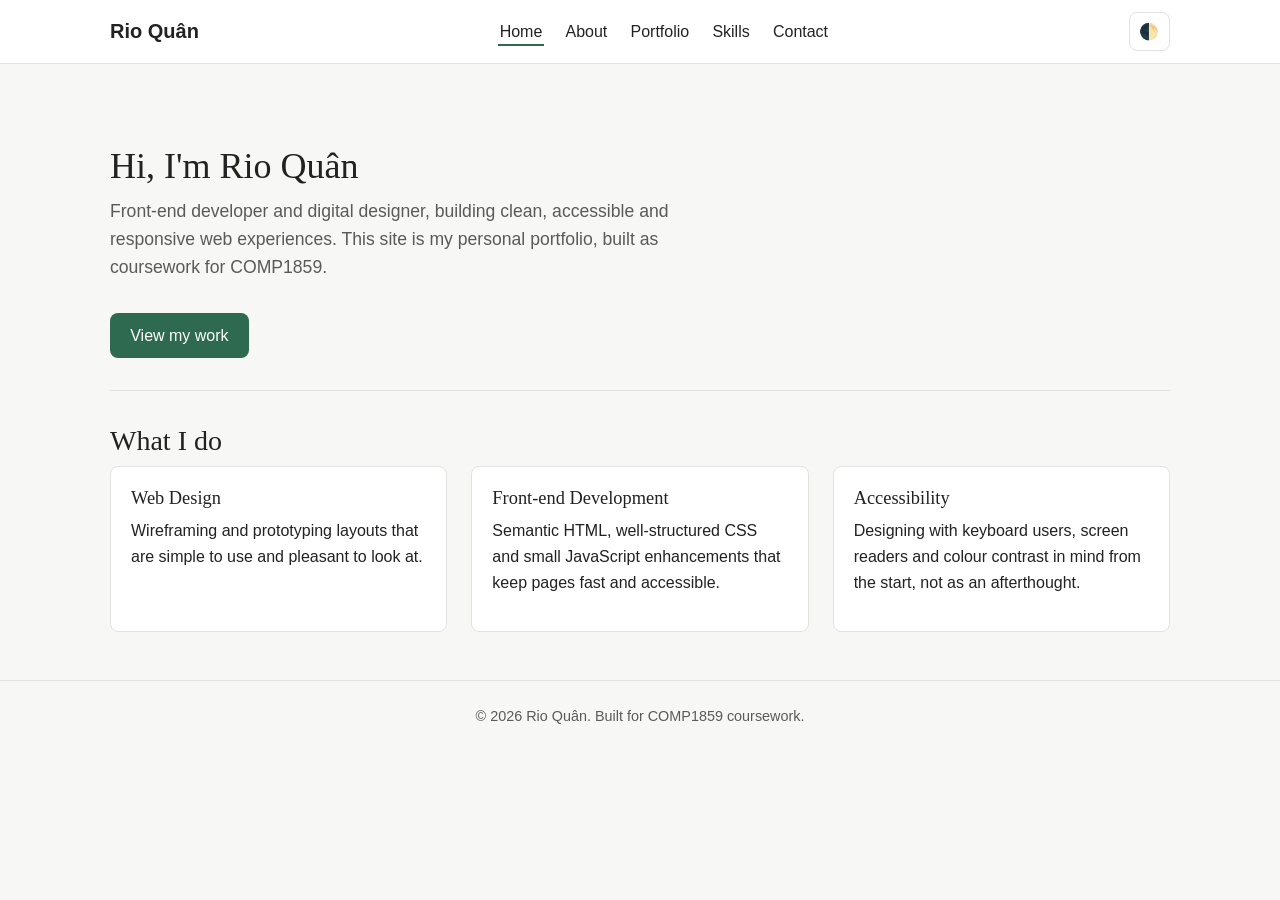
<file: index.html>
<!DOCTYPE html>
<html lang="en">
<head>
  <meta charset="UTF-8">
  <meta name="viewport" content="width=device-width, initial-scale=1.0">
  <title>Rio Quân Portfolio | Home</title>
  <meta name="description" content="Portfolio website of Rio Quân, front-end developer and designer.">
  <!-- Shared external stylesheet used by every page -->
  <!-- Bootstrap CSS (CDN) loaded first so our own style.css can override it -->
  <link rel="stylesheet" href="https://cdn.jsdelivr.net/npm/bootstrap@5.3.3/dist/css/bootstrap.min.css" integrity="sha384-QWTKZyjpPEjISv5WaRU9OFeRpok6YctnYmDr5pNlyT2bRjXh0JMhjY6hW+ALEwIH" crossorigin="anonymous">
  <link rel="stylesheet" href="css/style.css">
</head>
<body>

  <!-- Skip link lets keyboard/screen-reader users jump past the nav -->
  <a class="skip-link" href="#main-content">Skip to main content</a>

  <header class="site-header">
    <div class="nav-wrap">
      <a class="brand" href="index.html">Rio Quân</a>

      <!-- Hamburger button, only visible on small screens (CSS media query) -->
      <button class="nav-toggle" aria-expanded="false" aria-controls="primaryNav">
        ☰ Menu
      </button>

      <nav class="main-nav" id="primaryNav" aria-label="Primary">
        <ul>
          <li><a href="index.html" aria-current="page">Home</a></li>
          <li><a href="about.html">About</a></li>
          <li><a href="portfolio.html">Portfolio</a></li>
          <li><a href="skills.html">Skills</a></li>
          <li><a href="contact.html">Contact</a></li>
        </ul>
      </nav>

      <button class="theme-toggle" aria-label="Toggle dark mode">🌓</button>
    </div>
  </header>

  <main id="main-content">

    <section class="hero">
      <h1>Hi, I'm Rio Quân</h1>
      <p class="lead">
        Front-end developer and digital designer, building clean, accessible
        and responsive web experiences. This site is my personal portfolio,
        built as coursework for COMP1859.
      </p>
      <a class="btn" href="portfolio.html">View my work</a>
    </section>

    <section aria-labelledby="highlights-heading">
      <h2 id="highlights-heading">What I do</h2>
      <div class="grid-3">
        <article class="card">
          <h3>Web Design</h3>
          <p>Wireframing and prototyping layouts that are simple to use and
             pleasant to look at.</p>
        </article>
        <article class="card">
          <h3>Front-end Development</h3>
          <p>Semantic HTML, well-structured CSS and small JavaScript
             enhancements that keep pages fast and accessible.</p>
        </article>
        <article class="card">
          <h3>Accessibility</h3>
          <p>Designing with keyboard users, screen readers and colour
             contrast in mind from the start, not as an afterthought.</p>
        </article>
      </div>
    </section>

  </main>

  <footer class="site-footer">
    <p>&copy; <span id="year"></span> Rio Quân. Built for COMP1859 coursework.</p>
  </footer>

  <button id="backToTop" aria-label="Back to top">↑</button>

  <!-- defer = script runs after HTML is parsed, so it can safely query the DOM -->
  <script src="js/script.js" defer></script>
</body>
</html>
</file>
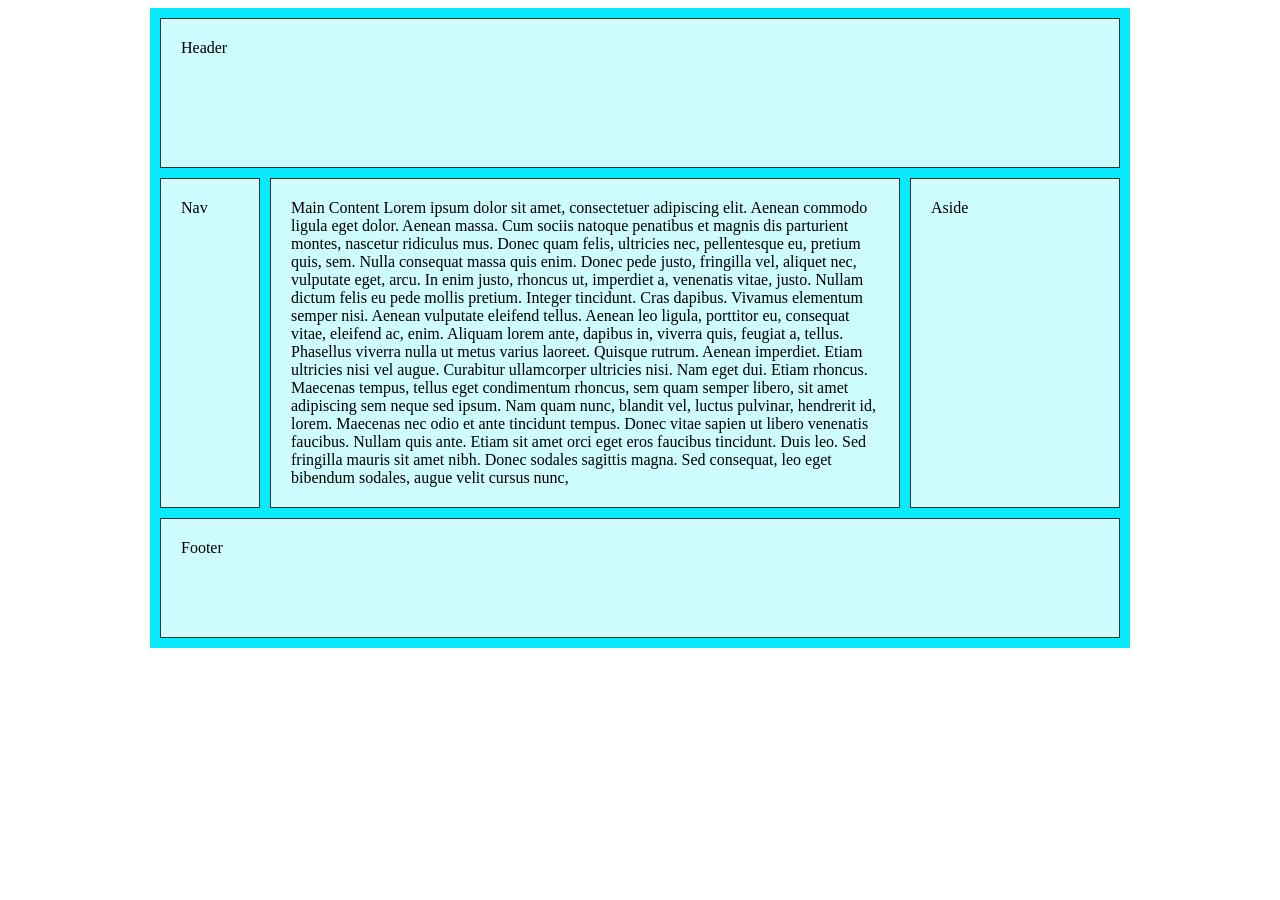
<file: weekly-exercises/week4/index.html>
<!DOCTYPE html>
<html lang="en">
<head>
	<meta charset="UTF-8">
	<title>Document</title>
	<link rel="stylesheet" type="text/css" href="grid.css">
</head>
<body>
	<div class="content">
	    <div class="grid-container">
  <div class="grid-item1">Header</div>
  <div class="grid-item2">Nav</div>
  <div class="grid-item3">Main Content Lorem ipsum dolor sit amet, consectetuer adipiscing elit. Aenean commodo ligula eget dolor. Aenean massa. Cum sociis natoque penatibus et magnis dis parturient montes, nascetur ridiculus mus. Donec quam felis, ultricies nec, pellentesque eu, pretium quis, sem. Nulla consequat massa quis enim. Donec pede justo, fringilla vel, aliquet nec, vulputate eget, arcu. In enim justo, rhoncus ut, imperdiet a, venenatis vitae, justo. Nullam dictum felis eu pede mollis pretium. Integer tincidunt. Cras dapibus. Vivamus elementum semper nisi. Aenean vulputate eleifend tellus. Aenean leo ligula, porttitor eu, consequat vitae, eleifend ac, enim. Aliquam lorem ante, dapibus in, viverra quis, feugiat a, tellus. Phasellus viverra nulla ut metus varius laoreet. Quisque rutrum. Aenean imperdiet. Etiam ultricies nisi vel augue. Curabitur ullamcorper ultricies nisi. Nam eget dui. Etiam rhoncus. Maecenas tempus, tellus eget condimentum rhoncus, sem quam semper libero, sit amet adipiscing sem neque sed ipsum. Nam quam nunc, blandit vel, luctus pulvinar, hendrerit id, lorem. Maecenas nec odio et ante tincidunt tempus. Donec vitae sapien ut libero venenatis faucibus. Nullam quis ante. Etiam sit amet orci eget eros faucibus tincidunt. Duis leo. Sed fringilla mauris sit amet nibh. Donec sodales sagittis magna. Sed consequat, leo eget bibendum sodales, augue velit cursus nunc,
</div>
  <div class="grid-item4">Aside</div>
  <div class="grid-item5">Footer</div>
</div>  
</div>
</body>
</html>
</file>
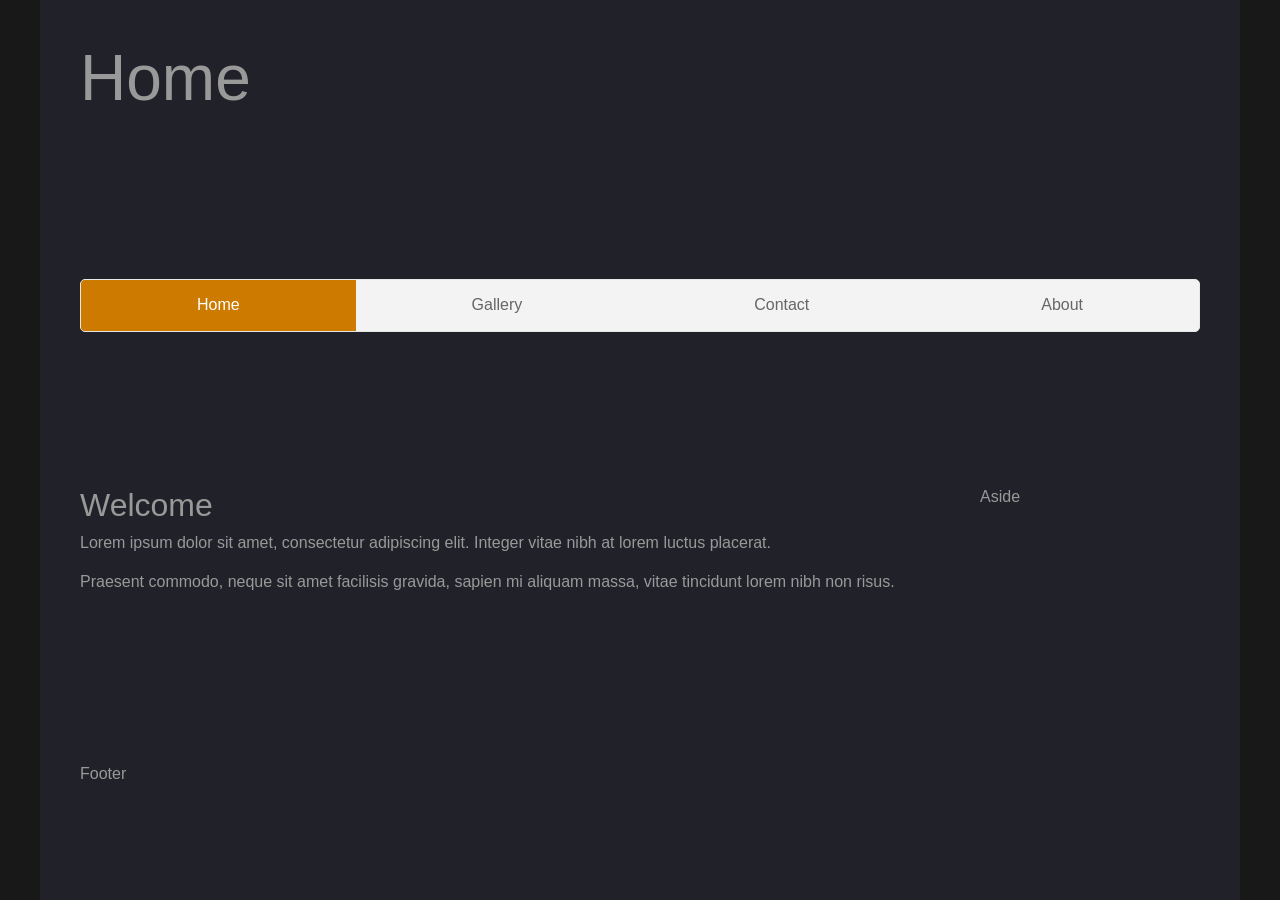
<file: weekly-exercises/week5/index.html>
<!DOCTYPE html>
<html lang="en">
<head>
  <meta charset="UTF-8">
  <meta name="viewport" content="width=device-width, initial-scale=1.0">
  <title>Home</title>
  <link href="https://cdn.jsdelivr.net/npm/bootstrap@5.3.8/dist/css/bootstrap.min.css" rel="stylesheet" integrity="sha384-sRIl4kxILFvY47J16cr9ZwB07vP4J8+LH7qKQnuqkuIAvNWLzeN8tE5YBujZqJLB" crossorigin="anonymous">
  <link rel="stylesheet" type="text/css" href="grid.css">
  <script src="https://cdn.jsdelivr.net/npm/bootstrap@5.3.8/dist/js/bootstrap.bundle.min.js" integrity="sha384-FKyoEForCGlyvwx9Hj09JcYn3nv7wiPVlz7YYwJrWVcXK/BmnVDxM+D2scQbITxI" crossorigin="anonymous"></script>
</head>
<body>
  <div class="content">
    <div class="grid-container">
      <div class="grid-item1"><h1>Home</h1></div>

      <div class="grid-item2">
        <ul>
          <li><a class="active" href="index.html">Home</a></li>
          <li><a href="gallery.html">Gallery</a></li>
          <li><a href="contact.html">Contact</a></li>
          <li><a href="about.html">About</a></li>
        </ul>
      </div>

      <div class="grid-item3">
        <h2>Welcome</h2>
        <p>Lorem ipsum dolor sit amet, consectetur adipiscing elit. Integer vitae nibh at lorem luctus placerat.</p>
        <p>Praesent commodo, neque sit amet facilisis gravida, sapien mi aliquam massa, vitae tincidunt lorem nibh non risus.</p>
      </div>

      <div class="grid-item4">Aside</div>
      <div class="grid-item5">Footer</div>
    </div>
  </div>
</body>
</html>
</file>
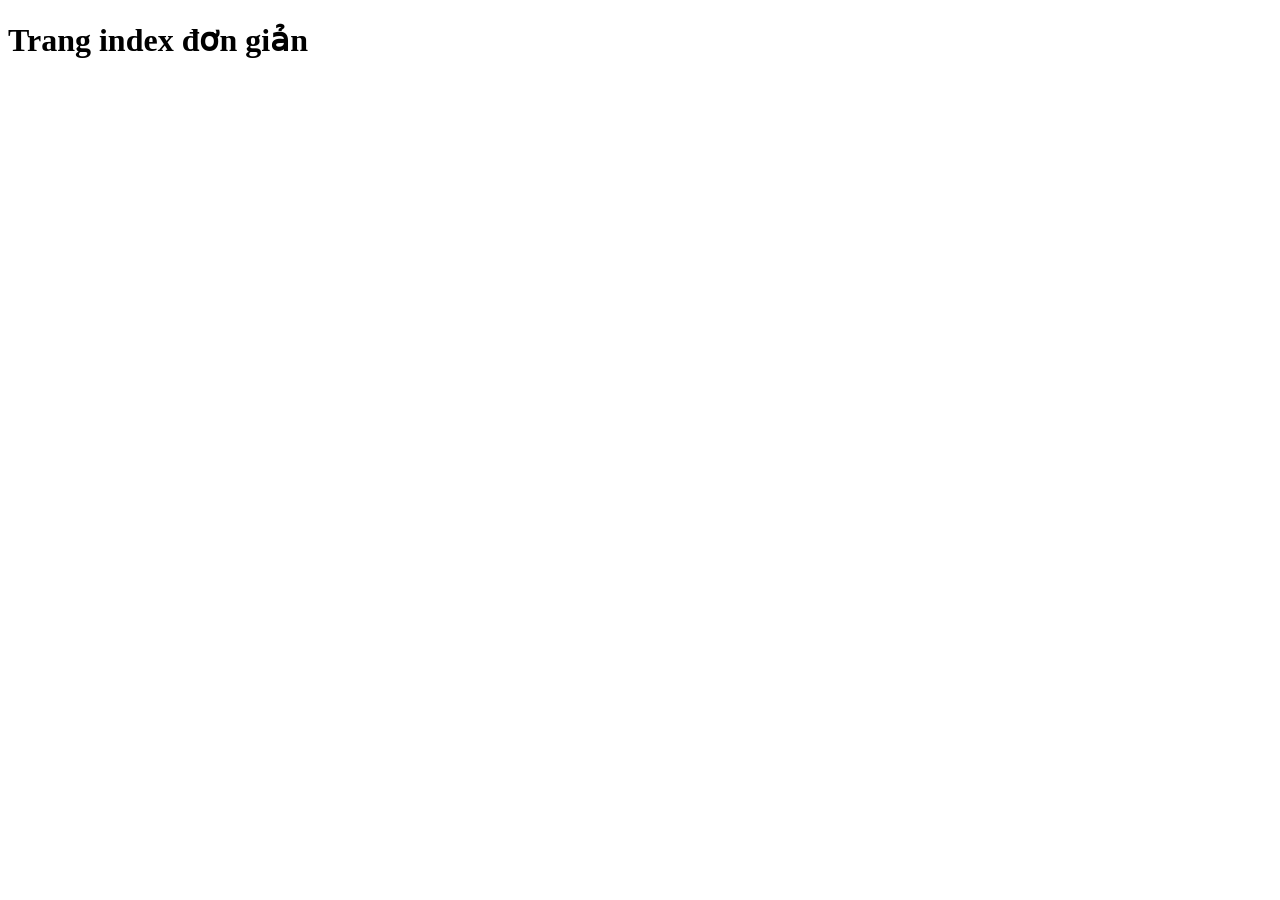
<file: weekly-exercises/week6/index.html>
<!DOCTYPE html>
<html lang="vi">
<head>
  <meta charset="UTF-8">
  <meta name="viewport" content="width=device-width, initial-scale=1.0">
  <title>Hello</title>
</head>
<body>
  <h1>Trang index đơn giản</h1>

  <script>
    alert('hello');
  </script>
</body>
</html>
</file>
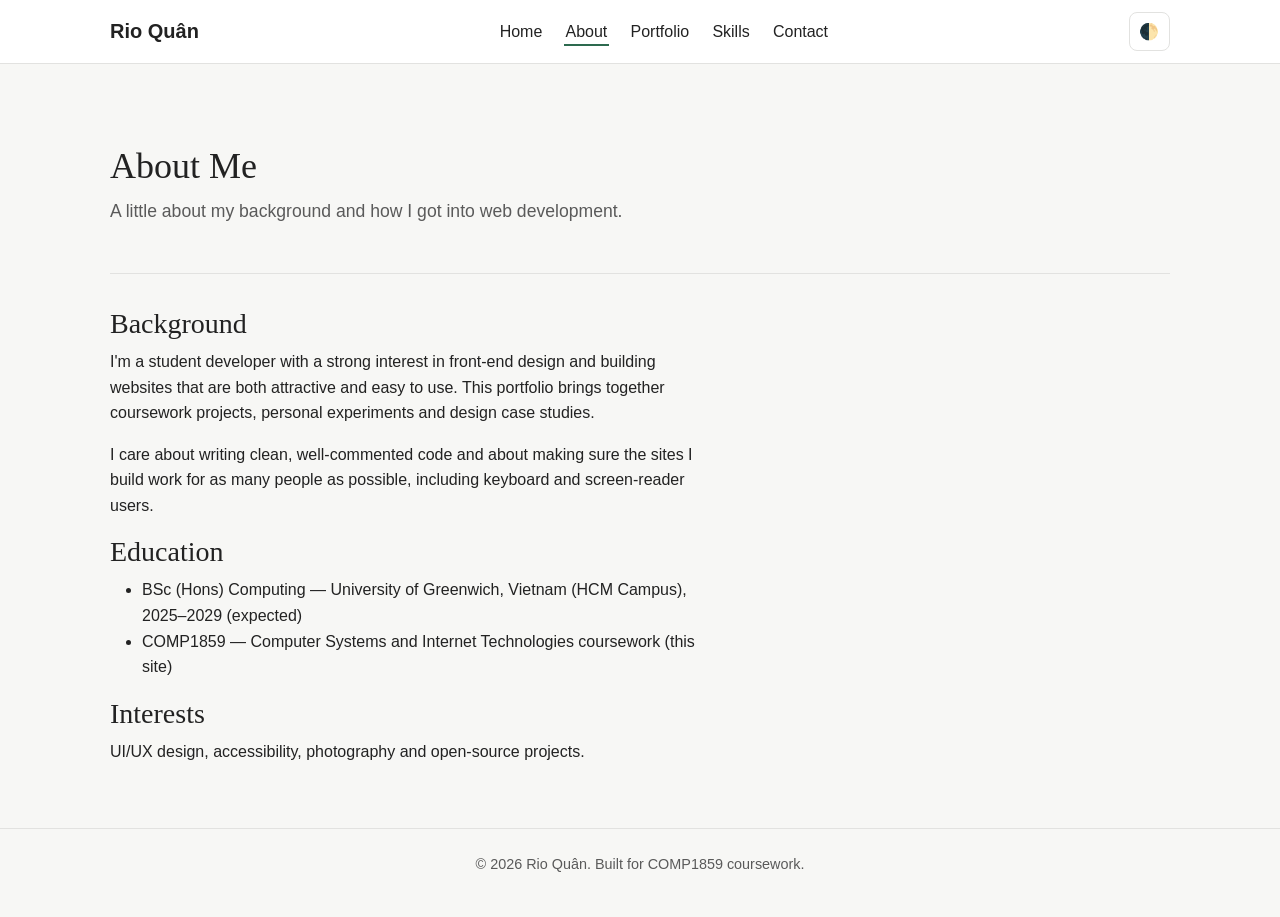
<file: about.html>
<!DOCTYPE html>
<html lang="en">
<head>
  <meta charset="UTF-8">
  <meta name="viewport" content="width=device-width, initial-scale=1.0">
  <title>Rio Quân Portfolio | About</title>
  <meta name="description" content="Background, education and interests of Rio Quân.">
  <!-- Bootstrap CSS (CDN) loaded first so our own style.css can override it -->
  <link rel="stylesheet" href="https://cdn.jsdelivr.net/npm/bootstrap@5.3.3/dist/css/bootstrap.min.css" integrity="sha384-QWTKZyjpPEjISv5WaRU9OFeRpok6YctnYmDr5pNlyT2bRjXh0JMhjY6hW+ALEwIH" crossorigin="anonymous">
  <link rel="stylesheet" href="css/style.css">
</head>
<body>

  <a class="skip-link" href="#main-content">Skip to main content</a>

  <header class="site-header">
    <div class="nav-wrap">
      <a class="brand" href="index.html">Rio Quân</a>
      <button class="nav-toggle" aria-expanded="false" aria-controls="primaryNav">☰ Menu</button>
      <nav class="main-nav" id="primaryNav" aria-label="Primary">
        <ul>
          <li><a href="index.html">Home</a></li>
          <li><a href="about.html" aria-current="page">About</a></li>
          <li><a href="portfolio.html">Portfolio</a></li>
          <li><a href="skills.html">Skills</a></li>
          <li><a href="contact.html">Contact</a></li>
        </ul>
      </nav>
      <button class="theme-toggle" aria-label="Toggle dark mode">🌓</button>
    </div>
  </header>

  <main id="main-content">
    <section class="hero">
      <h1>About Me</h1>
      <p class="lead">A little about my background and how I got into web development.</p>
    </section>

    <section class="prose" aria-labelledby="bio-heading">
      <h2 id="bio-heading">Background</h2>
      <p>
        I'm a student developer with a strong interest in front-end design
        and building websites that are both attractive and easy to use.
        This portfolio brings together coursework projects, personal
        experiments and design case studies.
      </p>
      <p>
        I care about writing clean, well-commented code and about making
        sure the sites I build work for as many people as possible,
        including keyboard and screen-reader users.
      </p>
    </section>

    <section class="prose" aria-labelledby="edu-heading">
      <h2 id="edu-heading">Education</h2>
      <ul>
        <li>BSc (Hons) Computing — University of Greenwich, Vietnam (HCM Campus), 2025–2029 (expected)</li>
        <li>COMP1859 — Computer Systems and Internet Technologies coursework (this site)</li>
      </ul>
    </section>

    <section class="prose" aria-labelledby="interests-heading">
      <h2 id="interests-heading">Interests</h2>
      <p>UI/UX design, accessibility, photography and open-source projects.</p>
    </section>
  </main>

  <footer class="site-footer">
    <p>&copy; <span id="year"></span> Rio Quân. Built for COMP1859 coursework.</p>
  </footer>

  <button id="backToTop" aria-label="Back to top">↑</button>
  <script src="js/script.js" defer></script>
</body>
</html>
</file>
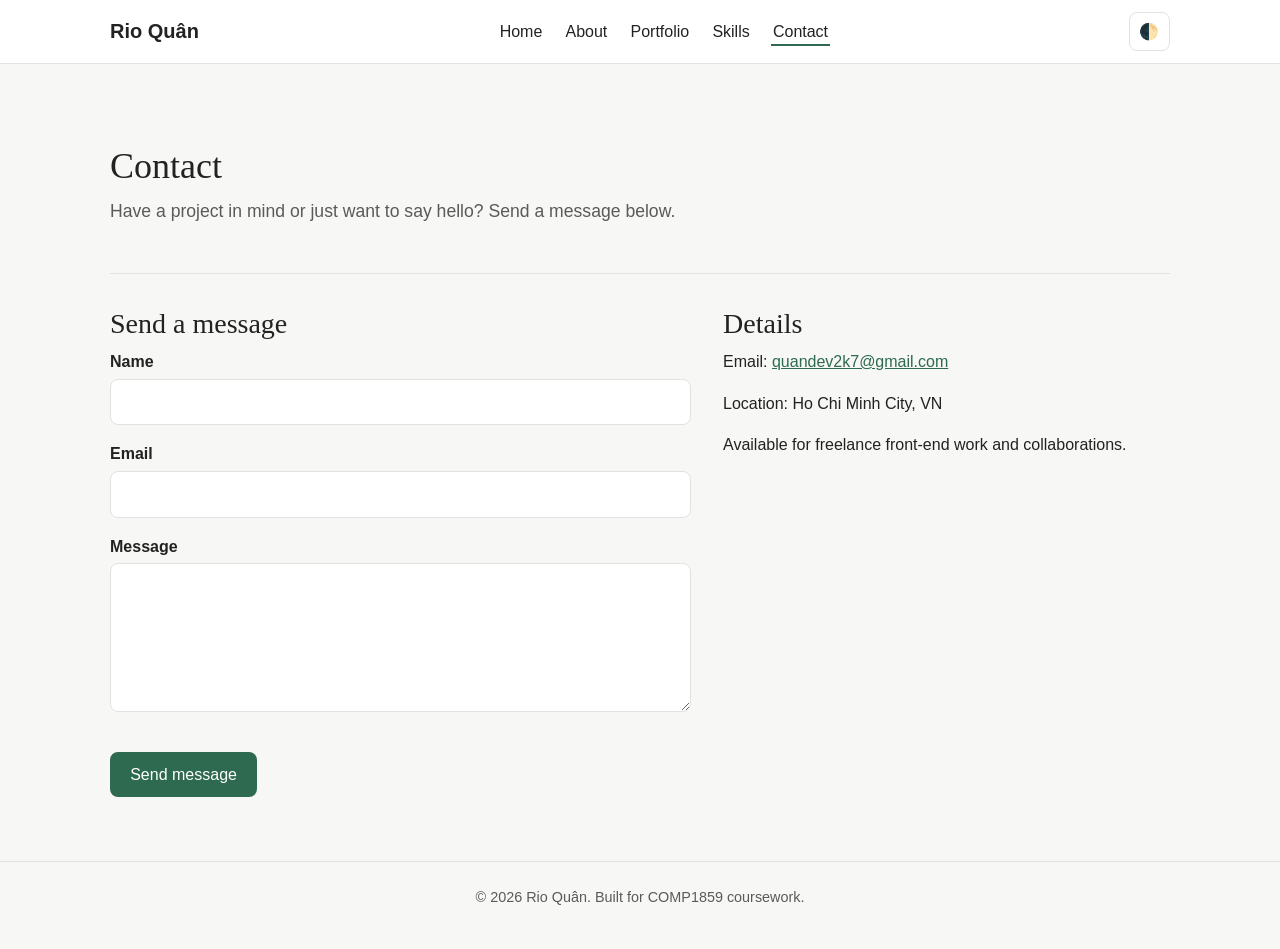
<file: contact.html>
<!DOCTYPE html>
<html lang="en">
<head>
  <meta charset="UTF-8">
  <meta name="viewport" content="width=device-width, initial-scale=1.0">
  <title>Rio Quân Portfolio | Contact</title>
  <meta name="description" content="Get in touch with Rio Quân.">
  <!-- Bootstrap CSS (CDN) loaded first so our own style.css can override it -->
  <link rel="stylesheet" href="https://cdn.jsdelivr.net/npm/bootstrap@5.3.3/dist/css/bootstrap.min.css" integrity="sha384-QWTKZyjpPEjISv5WaRU9OFeRpok6YctnYmDr5pNlyT2bRjXh0JMhjY6hW+ALEwIH" crossorigin="anonymous">
  <link rel="stylesheet" href="css/style.css">
</head>
<body>

  <a class="skip-link" href="#main-content">Skip to main content</a>

  <header class="site-header">
    <div class="nav-wrap">
      <a class="brand" href="index.html">Rio Quân</a>
      <button class="nav-toggle" aria-expanded="false" aria-controls="primaryNav">☰ Menu</button>
      <nav class="main-nav" id="primaryNav" aria-label="Primary">
        <ul>
          <li><a href="index.html">Home</a></li>
          <li><a href="about.html">About</a></li>
          <li><a href="portfolio.html">Portfolio</a></li>
          <li><a href="skills.html">Skills</a></li>
          <li><a href="contact.html" aria-current="page">Contact</a></li>
        </ul>
      </nav>
      <button class="theme-toggle" aria-label="Toggle dark mode">🌓</button>
    </div>
  </header>

  <main id="main-content">
    <section class="hero">
      <h1>Contact</h1>
      <p class="lead">Have a project in mind or just want to say hello? Send a message below.</p>
    </section>

    <section class="contact-columns">
      <!-- Form column -->
      <div>
        <h2>Send a message</h2>
        <!-- Demo form only: JS intercepts submit, there is no backend/server -->
        <form id="contactForm" novalidate>
          <div class="field">
            <label for="name">Name</label>
            <input type="text" id="name" name="name" autocomplete="name" required>
          </div>
          <div class="field">
            <label for="email">Email</label>
            <input type="email" id="email" name="email" autocomplete="email" required>
          </div>
          <div class="field">
            <label for="message">Message</label>
            <textarea id="message" name="message" rows="5" required></textarea>
          </div>
          <button class="btn" type="submit">Send message</button>
          <p class="form-status" id="formStatus" role="status" aria-live="polite"></p>
        </form>
      </div>

      <!-- Info column -->
      <aside aria-labelledby="details-heading">
        <h2 id="details-heading">Details</h2>
        <p>Email: <a href="mailto:quandev2k7@gmail.com">quandev2k7@gmail.com</a></p>
        <p>Location: Ho Chi Minh City, VN</p>
        <p>Available for freelance front-end work and collaborations.</p>
      </aside>
    </section>
  </main>

  <footer class="site-footer">
    <p>&copy; <span id="year"></span> Rio Quân. Built for COMP1859 coursework.</p>
  </footer>

  <button id="backToTop" aria-label="Back to top">↑</button>
  <script src="js/script.js" defer></script>
</body>
</html>
</file>
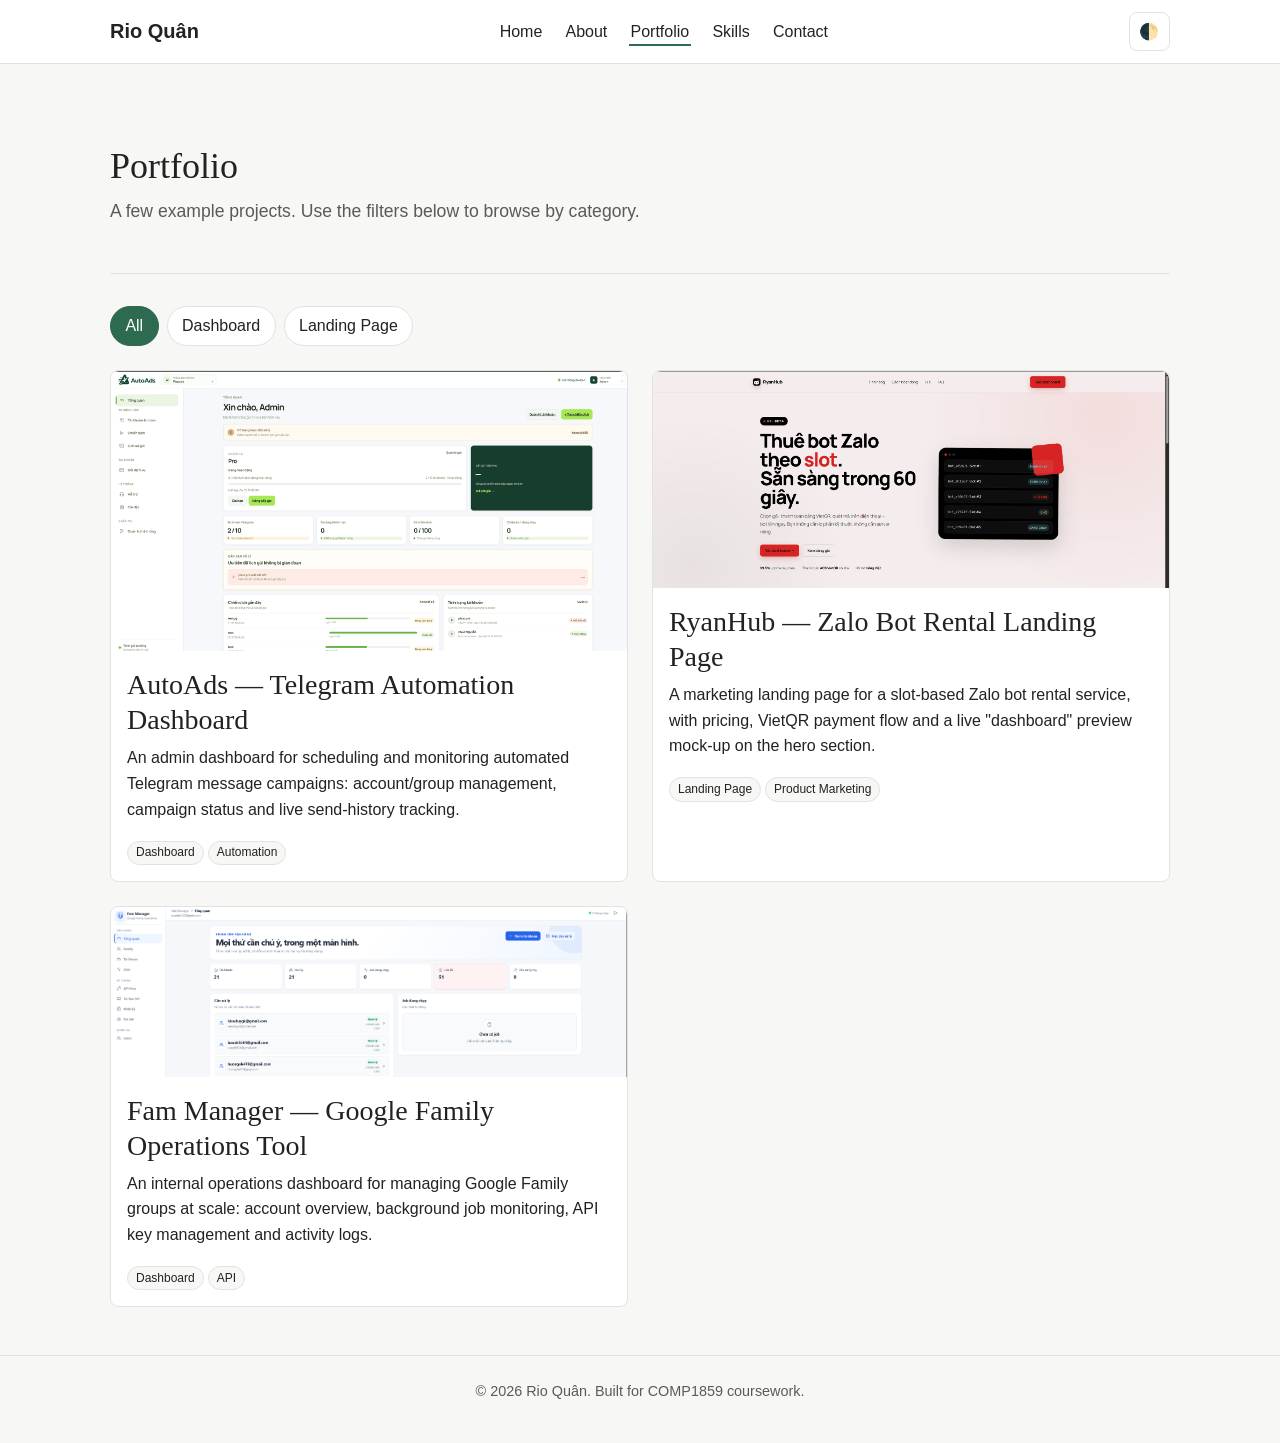
<file: portfolio.html>
<!DOCTYPE html>
<html lang="en">
<head>
  <meta charset="UTF-8">
  <meta name="viewport" content="width=device-width, initial-scale=1.0">
  <title>Rio Quân Portfolio | Projects</title>
  <meta name="description" content="A selection of web design and development projects by Rio Quân.">
  <!-- Bootstrap CSS (CDN) loaded first so our own style.css can override it -->
  <link rel="stylesheet" href="https://cdn.jsdelivr.net/npm/bootstrap@5.3.3/dist/css/bootstrap.min.css" integrity="sha384-QWTKZyjpPEjISv5WaRU9OFeRpok6YctnYmDr5pNlyT2bRjXh0JMhjY6hW+ALEwIH" crossorigin="anonymous">
  <link rel="stylesheet" href="css/style.css">
</head>
<body>

  <a class="skip-link" href="#main-content">Skip to main content</a>

  <header class="site-header">
    <div class="nav-wrap">
      <a class="brand" href="index.html">Rio Quân</a>
      <button class="nav-toggle" aria-expanded="false" aria-controls="primaryNav">☰ Menu</button>
      <nav class="main-nav" id="primaryNav" aria-label="Primary">
        <ul>
          <li><a href="index.html">Home</a></li>
          <li><a href="about.html">About</a></li>
          <li><a href="portfolio.html" aria-current="page">Portfolio</a></li>
          <li><a href="skills.html">Skills</a></li>
          <li><a href="contact.html">Contact</a></li>
        </ul>
      </nav>
      <button class="theme-toggle" aria-label="Toggle dark mode">🌓</button>
    </div>
  </header>

  <main id="main-content">
    <section class="hero">
      <h1>Portfolio</h1>
      <p class="lead">A few example projects. Use the filters below to browse by category.</p>
    </section>

    <!-- Filter buttons: JS toggles which project cards are visible -->
    <div class="filter-bar" role="group" aria-label="Filter projects by category">
      <button data-filter="all" aria-pressed="true">All</button>
      <button data-filter="dashboard" aria-pressed="false">Dashboard</button>
      <button data-filter="landing" aria-pressed="false">Landing Page</button>
    </div>

    <section class="project-grid" aria-label="Project list">
      <article class="project-card" data-category="dashboard">
        <img src="images/autoads.png" alt="AutoAds dashboard showing campaign overview, connected Telegram accounts and message history">
        <div class="card-body">
          <h2>AutoAds — Telegram Automation Dashboard</h2>
          <p>An admin dashboard for scheduling and monitoring automated Telegram
             message campaigns: account/group management, campaign status and
             live send-history tracking.</p>
          <span class="tag">Dashboard</span><span class="tag">Automation</span>
        </div>
      </article>

      <article class="project-card" data-category="landing">
        <img src="images/botdash.png" alt="RyanHub landing page advertising Zalo bot rental by slot, ready in 60 seconds">
        <div class="card-body">
          <h2>RyanHub — Zalo Bot Rental Landing Page</h2>
          <p>A marketing landing page for a slot-based Zalo bot rental service,
             with pricing, VietQR payment flow and a live "dashboard" preview
             mock-up on the hero section.</p>
          <span class="tag">Landing Page</span><span class="tag">Product Marketing</span>
        </div>
      </article>

      <article class="project-card" data-category="dashboard">
        <img src="images/googlefamtool.png" alt="Fam Manager dashboard showing Google Family account overview, jobs and error counts">
        <div class="card-body">
          <h2>Fam Manager — Google Family Operations Tool</h2>
          <p>An internal operations dashboard for managing Google Family
             groups at scale: account overview, background job monitoring,
             API key management and activity logs.</p>
          <span class="tag">Dashboard</span><span class="tag">API</span>
        </div>
      </article>
    </section>
  </main>

  <footer class="site-footer">
    <p>&copy; <span id="year"></span> Rio Quân. Built for COMP1859 coursework.</p>
  </footer>

  <button id="backToTop" aria-label="Back to top">↑</button>
  <script src="js/script.js" defer></script>
</body>
</html>
</file>
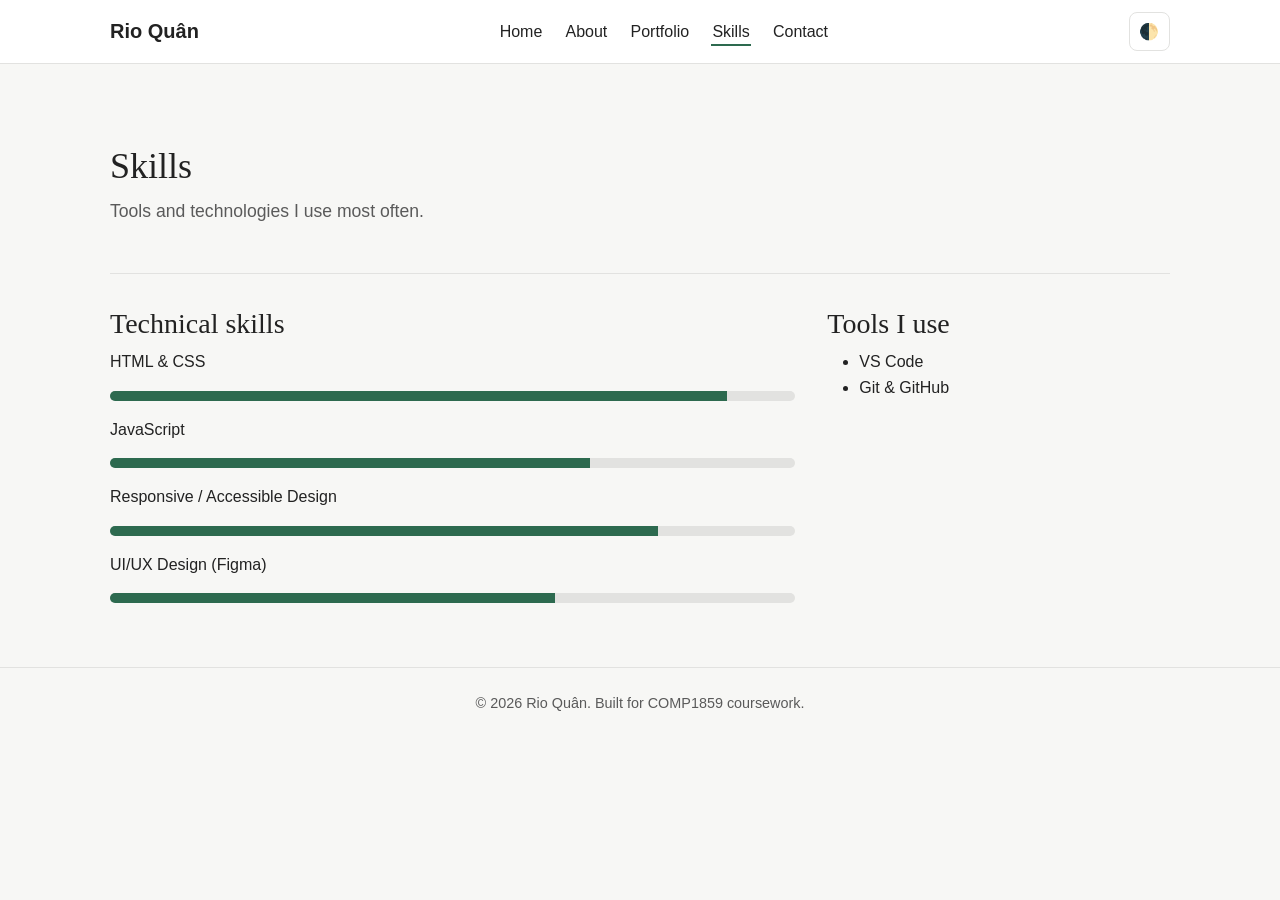
<file: skills.html>
<!DOCTYPE html>
<html lang="en">
<head>
  <meta charset="UTF-8">
  <meta name="viewport" content="width=device-width, initial-scale=1.0">
  <title>Rio Quân Portfolio | Skills</title>
  <meta name="description" content="Technical skills and tools used by Rio Quân.">
  <!-- Bootstrap CSS (CDN) loaded first so our own style.css can override it -->
  <link rel="stylesheet" href="https://cdn.jsdelivr.net/npm/bootstrap@5.3.3/dist/css/bootstrap.min.css" integrity="sha384-QWTKZyjpPEjISv5WaRU9OFeRpok6YctnYmDr5pNlyT2bRjXh0JMhjY6hW+ALEwIH" crossorigin="anonymous">
  <link rel="stylesheet" href="css/style.css">
</head>
<body>

  <a class="skip-link" href="#main-content">Skip to main content</a>

  <header class="site-header">
    <div class="nav-wrap">
      <a class="brand" href="index.html">Rio Quân</a>
      <button class="nav-toggle" aria-expanded="false" aria-controls="primaryNav">☰ Menu</button>
      <nav class="main-nav" id="primaryNav" aria-label="Primary">
        <ul>
          <li><a href="index.html">Home</a></li>
          <li><a href="about.html">About</a></li>
          <li><a href="portfolio.html">Portfolio</a></li>
          <li><a href="skills.html" aria-current="page">Skills</a></li>
          <li><a href="contact.html">Contact</a></li>
        </ul>
      </nav>
      <button class="theme-toggle" aria-label="Toggle dark mode">🌓</button>
    </div>
  </header>

  <main id="main-content">
    <section class="hero">
      <h1>Skills</h1>
      <p class="lead">Tools and technologies I use most often.</p>
    </section>

    <section class="skills-columns">
      <!-- Left column: skill bars -->
      <div>
        <h2>Technical skills</h2>

        <p>HTML &amp; CSS</p>
        <div class="skill-bar" role="img" aria-label="HTML and CSS proficiency: 90 percent">
          <span style="width: 90%"></span>
        </div>

        <p>JavaScript</p>
        <div class="skill-bar" role="img" aria-label="JavaScript proficiency: 70 percent">
          <span style="width: 70%"></span>
        </div>

        <p>Responsive / Accessible Design</p>
        <div class="skill-bar" role="img" aria-label="Responsive and accessible design proficiency: 80 percent">
          <span style="width: 80%"></span>
        </div>

        <p>UI/UX Design (Figma)</p>
        <div class="skill-bar" role="img" aria-label="UI and UX design proficiency: 65 percent">
          <span style="width: 65%"></span>
        </div>
      </div>

      <!-- Right column: tool list -->
      <aside aria-labelledby="tools-heading">
        <h2 id="tools-heading">Tools I use</h2>
        <ul>
          <li>VS Code</li>
          <li>Git &amp; GitHub</li>
        </ul>
      </aside>
    </section>
  </main>

  <footer class="site-footer">
    <p>&copy; <span id="year"></span> Rio Quân. Built for COMP1859 coursework.</p>
  </footer>

  <button id="backToTop" aria-label="Back to top">↑</button>
  <script src="js/script.js" defer></script>
</body>
</html>
</file>
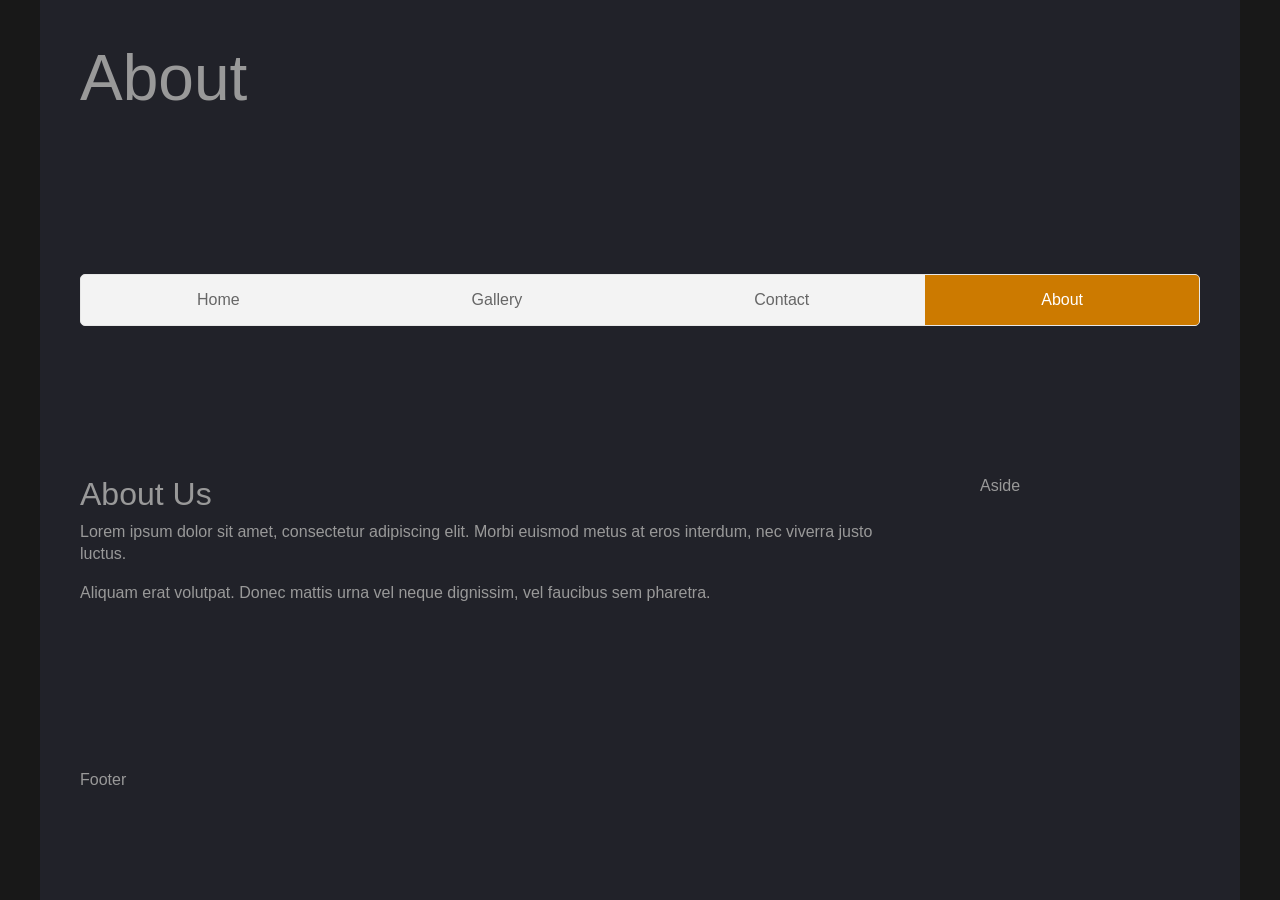
<file: weekly-exercises/week5/about.html>
<!DOCTYPE html>
<html lang="en">
<head>
  <meta charset="UTF-8">
  <meta name="viewport" content="width=device-width, initial-scale=1.0">
  <title>About</title>
  <link href="https://cdn.jsdelivr.net/npm/bootstrap@5.3.8/dist/css/bootstrap.min.css" rel="stylesheet" integrity="sha384-sRIl4kxILFvY47J16cr9ZwB07vP4J8+LH7qKQnuqkuIAvNWLzeN8tE5YBujZqJLB" crossorigin="anonymous">
  <link rel="stylesheet" type="text/css" href="grid.css">
  <script src="https://cdn.jsdelivr.net/npm/bootstrap@5.3.8/dist/js/bootstrap.bundle.min.js" integrity="sha384-FKyoEForCGlyvwx9Hj09JcYn3nv7wiPVlz7YYwJrWVcXK/BmnVDxM+D2scQbITxI" crossorigin="anonymous"></script>
</head>
<body>
  <div class="content">
    <div class="grid-container">
      <div class="grid-item1"><h1>About</h1></div>

      <div class="grid-item2">
        <ul>
          <li><a href="index.html">Home</a></li>
          <li><a href="gallery.html">Gallery</a></li>
          <li><a href="contact.html">Contact</a></li>
          <li><a class="active" href="about.html">About</a></li>
        </ul>
      </div>

      <div class="grid-item3">
        <h2>About Us</h2>
        <p>Lorem ipsum dolor sit amet, consectetur adipiscing elit. Morbi euismod metus at eros interdum, nec viverra justo luctus.</p>
        <p>Aliquam erat volutpat. Donec mattis urna vel neque dignissim, vel faucibus sem pharetra.</p>
      </div>

      <div class="grid-item4">Aside</div>
      <div class="grid-item5">Footer</div>
    </div>
  </div>
</body>
</html>
</file>
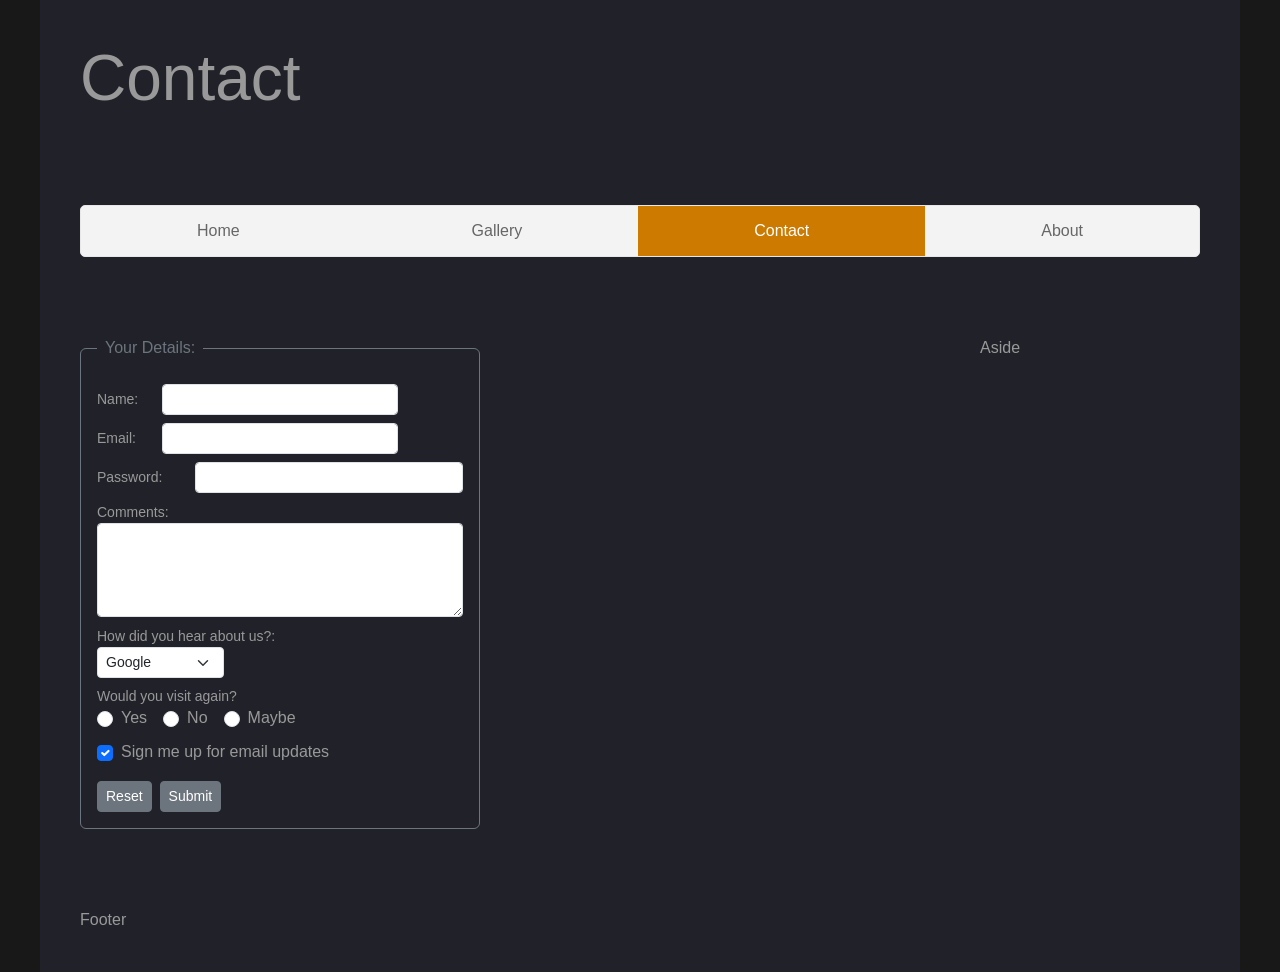
<file: weekly-exercises/week5/contact.html>
<!DOCTYPE html>
<html lang="en">
<head>
  <meta charset="UTF-8">
  <meta name="viewport" content="width=device-width, initial-scale=1.0">
  <title>Contact</title>
  <link href="https://cdn.jsdelivr.net/npm/bootstrap@5.3.8/dist/css/bootstrap.min.css" rel="stylesheet" integrity="sha384-sRIl4kxILFvY47J16cr9ZwB07vP4J8+LH7qKQnuqkuIAvNWLzeN8tE5YBujZqJLB" crossorigin="anonymous">
  <link rel="stylesheet" type="text/css" href="grid.css">
  <script src="https://cdn.jsdelivr.net/npm/bootstrap@5.3.8/dist/js/bootstrap.bundle.min.js" integrity="sha384-FKyoEForCGlyvwx9Hj09JcYn3nv7wiPVlz7YYwJrWVcXK/BmnVDxM+D2scQbITxI" crossorigin="anonymous"></script>
</head>
<body>
  <div class="content">
    <div class="grid-container">
      <div class="grid-item1"><h1>Contact</h1></div>

      <div class="grid-item2">
        <ul>
          <li><a href="index.html">Home</a></li>
          <li><a href="gallery.html">Gallery</a></li>
          <li><a class="active" href="contact.html">Contact</a></li>
          <li><a href="about.html">About</a></li>
        </ul>
      </div>

      <div class="grid-item3">
        <fieldset class="border border-secondary rounded p-3 w-100" style="max-width: 400px;">
          <legend class="float-none w-auto px-2 fs-6 text-secondary">Your Details:</legend>

          <!-- Name -->
          <div class="row mb-2 align-items-center">
            <label for="name" class="col-2 col-form-label col-form-label-sm">Name:</label>
            <div class="col-8">
              <input type="text" id="name" class="form-control form-control-sm">
            </div>
          </div>

          <!-- Email -->
          <div class="row mb-2 align-items-center">
            <label for="email" class="col-2 col-form-label col-form-label-sm">Email:</label>
            <div class="col-8">
              <input type="email" id="email" class="form-control form-control-sm">
            </div>
          </div>

          <!-- Password -->
          <div class="row mb-2 align-items-center">
            <label for="password" class="col-3 col-form-label col-form-label-sm">Password:</label>
            <div class="col-9">
              <input type="password" id="password" class="form-control form-control-sm">
            </div>
          </div>

          <!-- Comments -->
          <div class="mb-2">
            <label for="comments" class="col-form-label col-form-label-sm">Comments:</label>
            <textarea id="comments" class="form-control form-control-sm" rows="4"></textarea>
          </div>

          <!-- How did you hear about us? -->
          <div class="mb-2">
            <label for="source" class="col-form-label-sm">How did you hear about us?:</label>
            <select id="source" class="form-select form-select-sm w-auto">
              <option>Google</option>
              <option>Social Media</option>
              <option>Friend</option>
              <option>Other</option>
            </select>
          </div>

          <!-- Would you visit again? -->
          <div class="mb-2">
            <label class="col-form-label col-form-label-sm d-block">Would you visit again?</label>
            <div class="d-flex gap-3">
              <div class="form-check">
                <input class="form-check-input" type="radio" name="visitAgain" id="radioYes">
                <label class="form-check-label" for="radioYes">Yes</label>
              </div>
              <div class="form-check">
                <input class="form-check-input" type="radio" name="visitAgain" id="radioNo">
                <label class="form-check-label" for="radioNo">No</label>
              </div>
              <div class="form-check">
                <input class="form-check-input" type="radio" name="visitAgain" id="radioMaybe">
                <label class="form-check-label" for="radioMaybe">Maybe</label>
              </div>
            </div>
          </div>

          <!-- Email Updates Checkbox -->
          <div class="form-check mb-3">
            <input class="form-check-input" type="checkbox" id="emailUpdates" checked>
            <label class="form-check-label" for="emailUpdates">Sign me up for email updates</label>
          </div>

          <!-- Buttons -->
          <div class="d-flex gap-2">
            <button type="reset" class="btn btn-sm btn-secondary">Reset</button>
            <button type="submit" class="btn btn-sm btn-secondary">Submit</button>
          </div>
        </fieldset>
      </div>

      <div class="grid-item4">Aside</div>
      <div class="grid-item5">Footer</div>
    </div>
  </div>
</body>
</html>
</file>
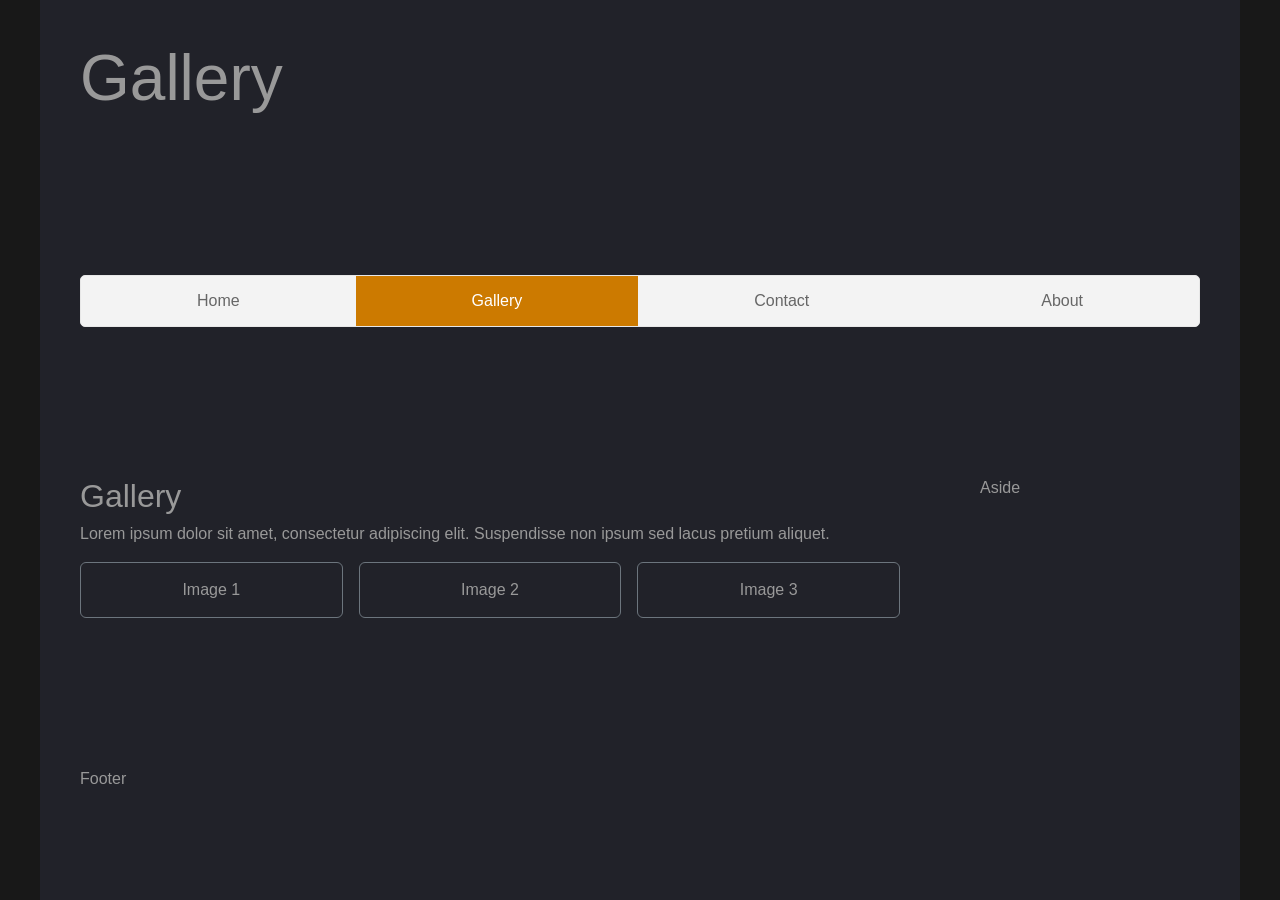
<file: weekly-exercises/week5/gallery.html>
<!DOCTYPE html>
<html lang="en">
<head>
  <meta charset="UTF-8">
  <meta name="viewport" content="width=device-width, initial-scale=1.0">
  <title>Gallery</title>
  <link href="https://cdn.jsdelivr.net/npm/bootstrap@5.3.8/dist/css/bootstrap.min.css" rel="stylesheet" integrity="sha384-sRIl4kxILFvY47J16cr9ZwB07vP4J8+LH7qKQnuqkuIAvNWLzeN8tE5YBujZqJLB" crossorigin="anonymous">
  <link rel="stylesheet" type="text/css" href="grid.css">
  <script src="https://cdn.jsdelivr.net/npm/bootstrap@5.3.8/dist/js/bootstrap.bundle.min.js" integrity="sha384-FKyoEForCGlyvwx9Hj09JcYn3nv7wiPVlz7YYwJrWVcXK/BmnVDxM+D2scQbITxI" crossorigin="anonymous"></script>
</head>
<body>
  <div class="content">
    <div class="grid-container">
      <div class="grid-item1"><h1>Gallery</h1></div>

      <div class="grid-item2">
        <ul>
          <li><a href="index.html">Home</a></li>
          <li><a class="active" href="gallery.html">Gallery</a></li>
          <li><a href="contact.html">Contact</a></li>
          <li><a href="about.html">About</a></li>
        </ul>
      </div>

      <div class="grid-item3">
        <h2>Gallery</h2>
        <p>Lorem ipsum dolor sit amet, consectetur adipiscing elit. Suspendisse non ipsum sed lacus pretium aliquet.</p>
        <div class="row g-3">
          <div class="col-12 col-md-4"><div class="border border-secondary rounded p-3 text-center">Image 1</div></div>
          <div class="col-12 col-md-4"><div class="border border-secondary rounded p-3 text-center">Image 2</div></div>
          <div class="col-12 col-md-4"><div class="border border-secondary rounded p-3 text-center">Image 3</div></div>
        </div>
      </div>

      <div class="grid-item4">Aside</div>
      <div class="grid-item5">Footer</div>
    </div>
  </div>
</body>
</html>
</file>
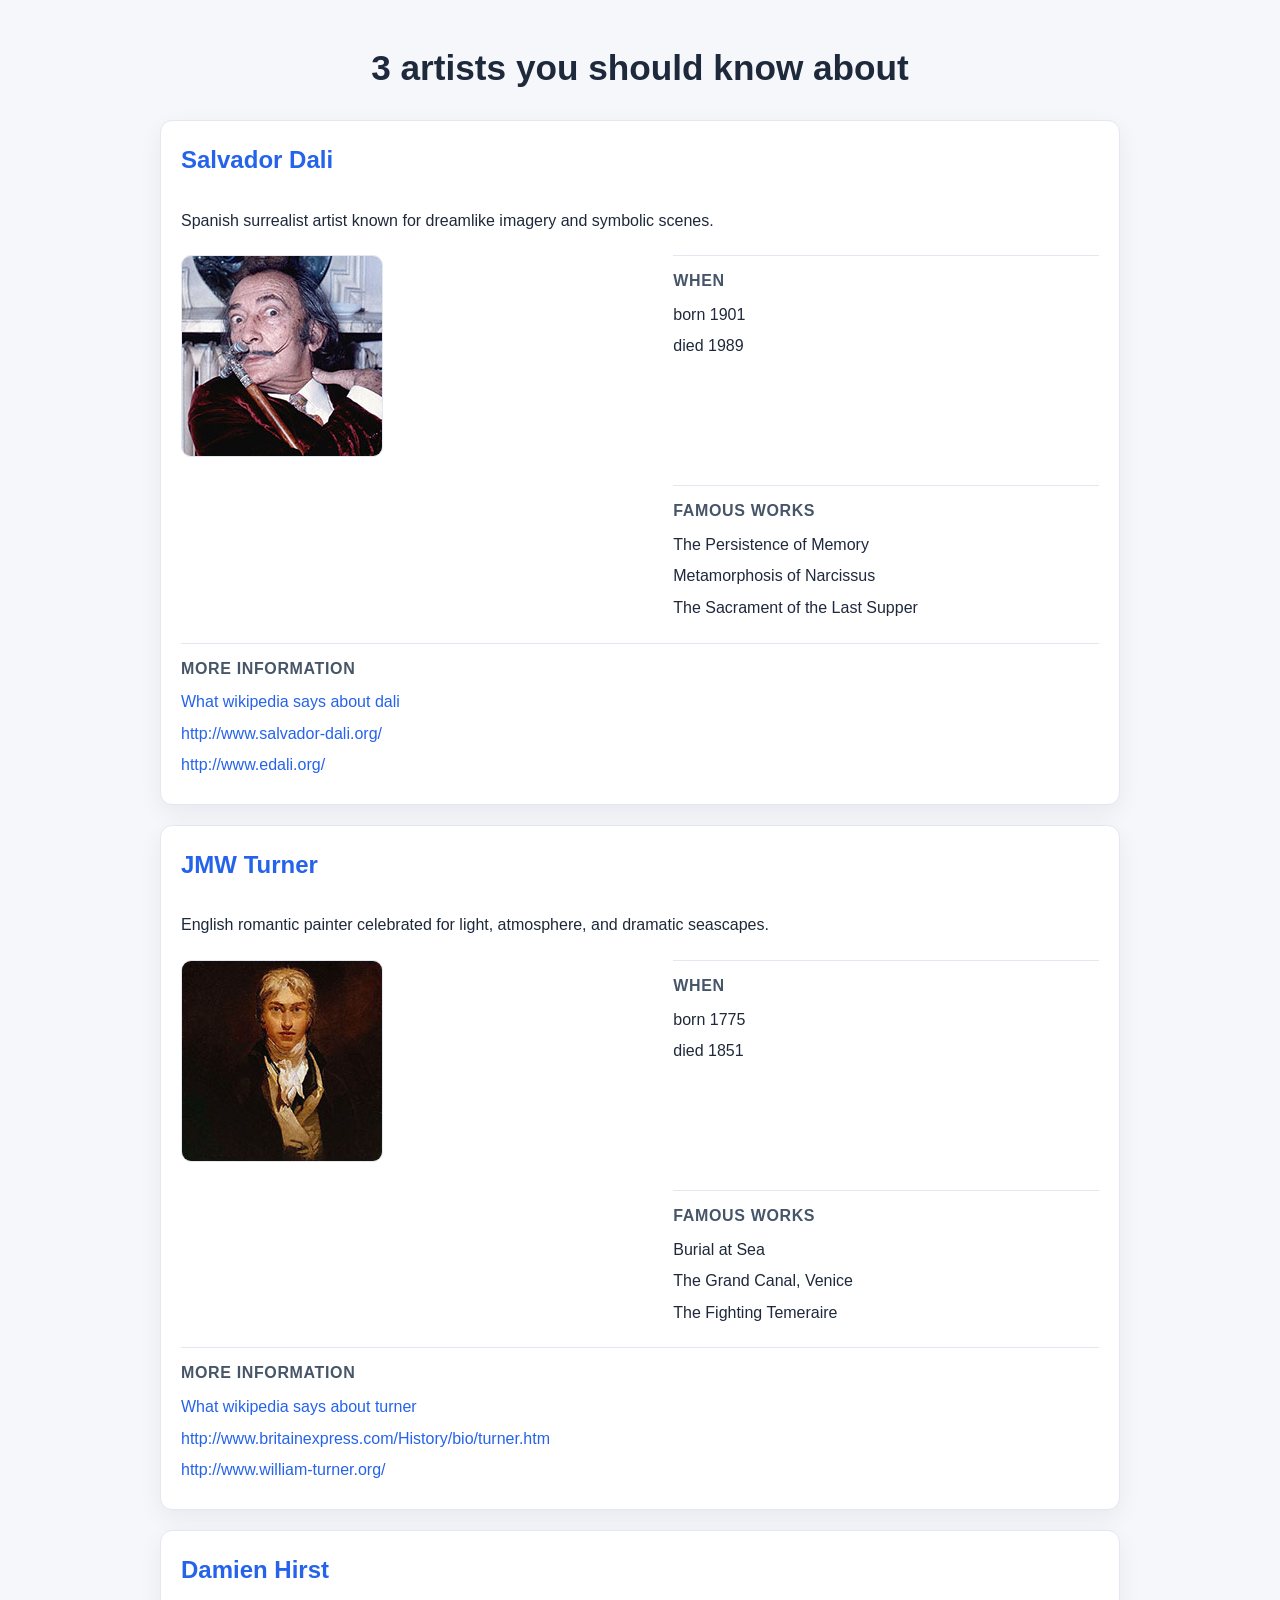
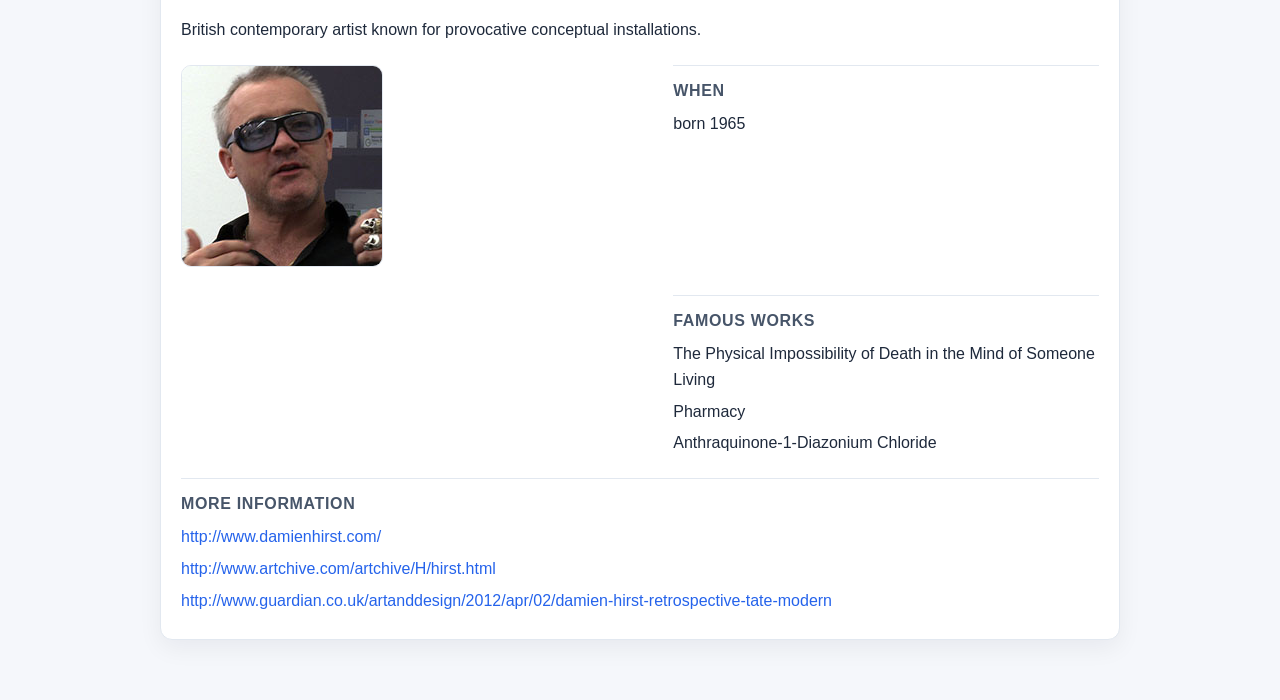
<file: weekly-exercises/week2_lab/week2_lab/week2_task1.html>
<!DOCTYPE html>
<html lang="en">
<head>
    <meta charset="UTF-8">
    <meta name="viewport" content="width=device-width, initial-scale=1.0">
    <title>Artists</title>
    <style>
        :root {
            --bg: #f5f7fb;
            --text: #1e293b;
            --muted: #475569;
            --card: #ffffff;
            --line: #e2e8f0;
            --accent: #2563eb;
        }

        * {
            box-sizing: border-box;
        }

        body {
            margin: 0;
            font-family: Arial, Helvetica, sans-serif;
            line-height: 1.6;
            color: var(--text);
            background: var(--bg);
        }

        main {
            max-width: 1000px;
            margin: 0 auto;
            padding: 40px 20px;
        }

        h1 {
            margin: 0 0 24px;
            text-align: center;
            font-size: clamp(1.6rem, 3vw, 2.2rem);
        }

        article {
            background: var(--card);
            border: 1px solid var(--line);
            border-radius: 12px;
            padding: 20px;
            margin-bottom: 20px;
            box-shadow: 0 8px 24px rgba(15, 23, 42, 0.06);
        }

        h2 {
            margin-top: 0;
            margin-bottom: 12px;
            color: var(--accent);
        }

        .artist-image {
            max-width: 100%;
            width: auto;
            height: auto;
            border-radius: 10px;
            border: 1px solid var(--line);
            display: block;
            margin-bottom: 12px;
        }

        .bio {
            margin-top: 0;
        }

        section,
        aside {
            padding-top: 12px;
            margin-top: 12px;
            border-top: 1px solid var(--line);
        }

        h3 {
            margin-top: 0;
            margin-bottom: 8px;
            font-size: 1rem;
            text-transform: uppercase;
            letter-spacing: 0.04em;
            color: var(--muted);
        }

        p {
            margin: 6px 0;
        }

        a {
            color: var(--accent);
            text-decoration: none;
            overflow-wrap: anywhere;
        }

        a:hover {
            text-decoration: underline;
        }

        @media (min-width: 760px) {
            article {
                display: grid;
                grid-template-columns: 1.1fr 1fr;
                gap: 16px 24px;
                align-items: start;
            }

            article h2,
            article .bio {
                grid-column: 1 / -1;
            }

            article section {
                margin-top: 0;
            }

            article section:last-of-type {
                grid-column: 2 / 3;
            }

            article aside {
                grid-column: 1 / -1;
                margin-top: 0;
            }
        }
    </style>
</head>
<body>
    <main>
        <h1>3 artists you should know about</h1>
        
        <article>
        
            <h2>Salvador Dali</h2>
            <p class="bio">Spanish surrealist artist known for dreamlike imagery and symbolic scenes.</p>
            <img class="artist-image" src="images/dali.jpg" alt="Salvador Dali portrait">

            <section>
                <h3>when</h3>
                <p>born 1901</p>
                <p>died 1989</p>
            </section>
        
            <section>
                <h3>famous works</h3>
                <p>The Persistence of Memory</p>
                <p>Metamorphosis of Narcissus</p>
                <p>	The Sacrament of the Last Supper</p>
            </section>
        
            <aside>
                <h3>More information</h3>
                <p><a href="http://en.wikipedia.org/wiki/Salvador_Dali">What wikipedia says about dali</a></p>
                <p><a href="http://www.salvador-dali.org/">http://www.salvador-dali.org/</a></p>
                <p><a href="http://www.edali.org/">http://www.edali.org/</a></p>
            </aside>
        
        </article>
        
        <article>
            <h2>JMW Turner</h2>
            <p class="bio">English romantic painter celebrated for light, atmosphere, and dramatic seascapes.</p>
            <img class="artist-image" src="images/turner.jpg" alt="JMW Turner painting detail">

            <section>
                <h3>when</h3>
                <p>born 1775</p>
                <p>died 1851</p>
            </section>
        
            <section>
                <h3>famous works</h3>
                <p>Burial at Sea</p>
                <p>The Grand Canal, Venice</p>
                <p>The Fighting Temeraire</p>
            </section>
        
            <aside>
                <h3>More information</h3>
                <p><a href="http://en.wikipedia.org/wiki/J._M._W._Turner">What wikipedia says about turner</a></p>
                <p><a href="http://www.britainexpress.com/History/bio/turner.htm">http://www.britainexpress.com/History/bio/turner.htm</a></p>
                <p><a href="http://www.william-turner.org/ ">http://www.william-turner.org/</a></p>
            </aside>
        
        </article>
        
        <article>
        
            <h2>Damien Hirst</h2>
            <p class="bio">British contemporary artist known for provocative conceptual installations.</p>
            <img class="artist-image" src="images/hirst.jpg" alt="Damien Hirst artwork">

            <section>
                <h3>when</h3>
                <p>born 1965</p>
                <p></p>
            </section>
        
            <section>
                <h3>famous works</h3>
                <p>The Physical Impossibility of Death in the Mind of Someone Living</p>
                <p>Pharmacy</p>
                <p>Anthraquinone-1-Diazonium Chloride</p>
            </section>
        
            <aside>
                <h3>More information</h3>
                <p><a href="http://www.damienhirst.com/">
                http://www.damienhirst.com/</a></p>
                <p><a href="http://www.artchive.com/artchive/H/hirst.html">
                http://www.artchive.com/artchive/H/hirst.html</a></p>
                <p><a href="http://www.guardian.co.uk/artanddesign/2012/apr/02/damien-hirst-retrospective-tate-modern">
                http://www.guardian.co.uk/artanddesign/2012/apr/02/damien-hirst-retrospective-tate-modern</a></p>
            </aside>
        </article>
         </main>
    
</body>
</html>
</file>
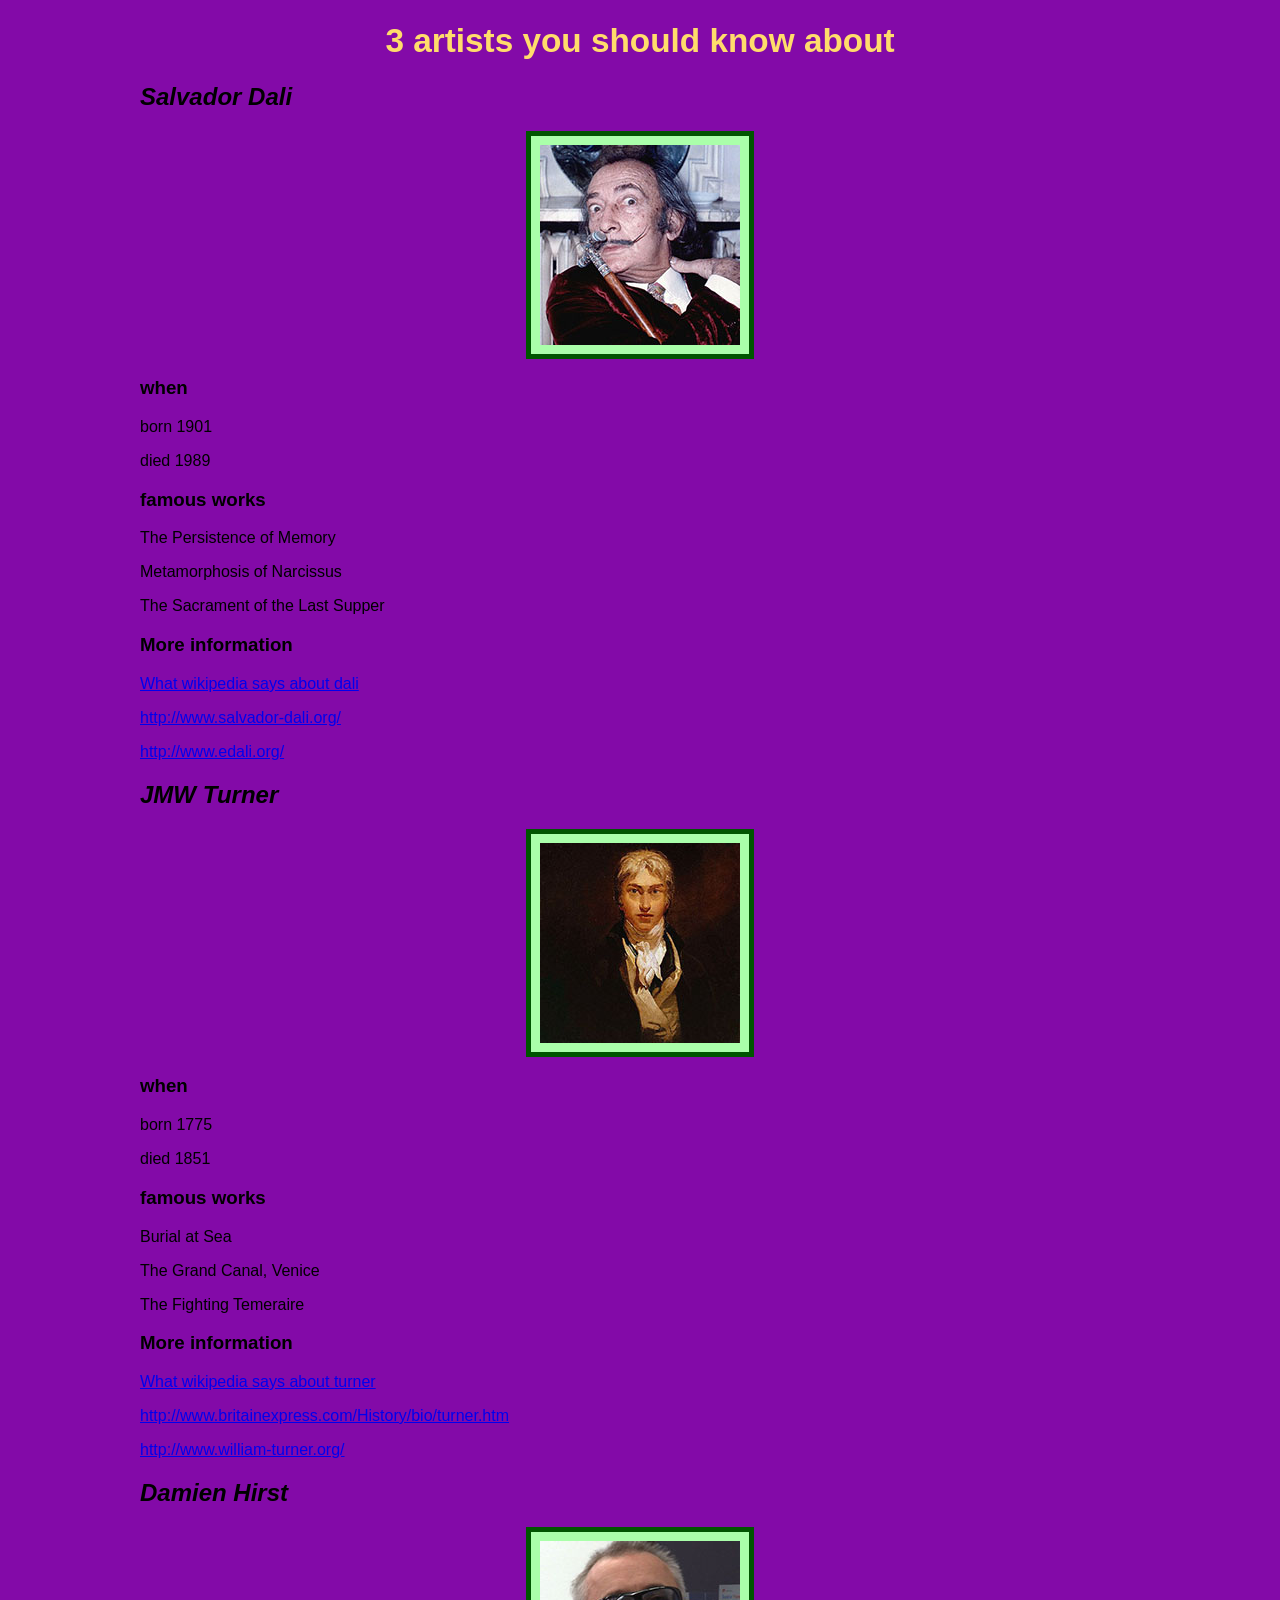
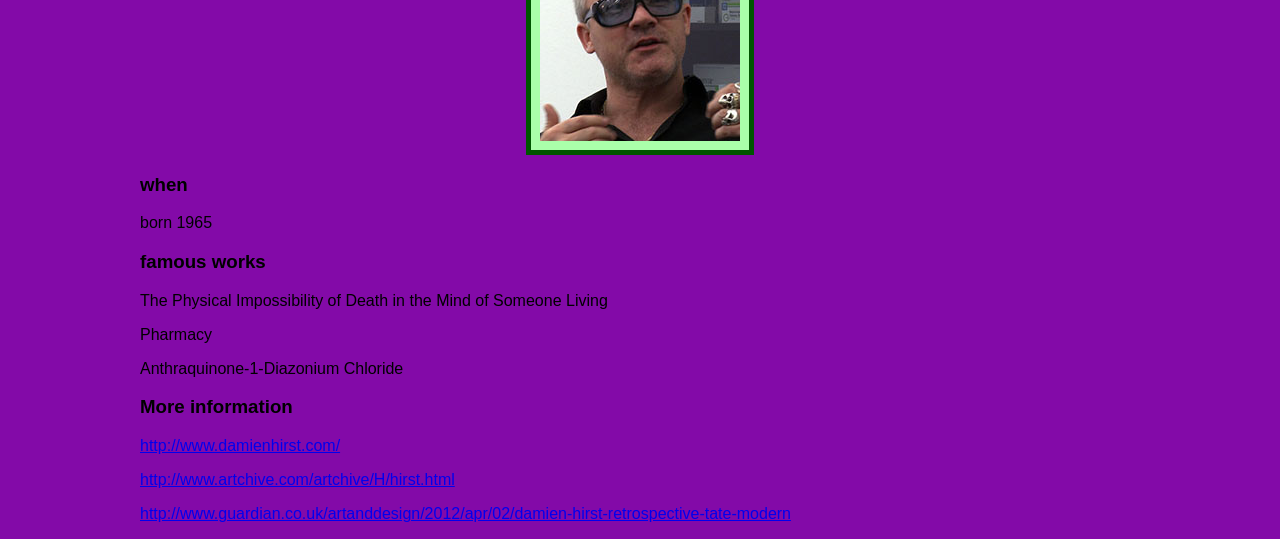
<file: weekly-exercises/week2_lab/week2_task2/week2_task1.html>
<!DOCTYPE html>
<html lang="en">
<head>
    <meta charset="UTF-8">
    <meta name="viewport" content="width=device-width, initial-scale=1.0">
    <link rel="stylesheet" href="artiststyle.css">
</head>
<body>
    <main>
        <h1>3 artists you should know about</h1>
        
        <article>
            <h2>Salvador Dali</h2>
            <img src="../week2_lab/images/dali.jpg" alt="Dali">
            <section>
                <h3>when</h3>
                <p>born 1901</p>
                <p>died 1989</p>
            </section>
        
            <section>
                <h3>famous works</h3>
                <p>The Persistence of Memory</p>
                <p>Metamorphosis of Narcissus</p>
                <p>	The Sacrament of the Last Supper</p>
            </section>
        
            <aside>
                <h3>More information</h3>
                <p><a href="http://en.wikipedia.org/wiki/Salvador_Dali">What wikipedia says about dali</a></p>
                <p><a href="http://www.salvador-dali.org/">http://www.salvador-dali.org/</a></p>
                <p><a href="http://www.edali.org/">http://www.edali.org/</a></p>
            </aside>
        
        </article>
        
        <article>
            <h2>JMW Turner</h2>
            <img src="../week2_lab/images/turner.jpg" alt="Turner">
            <section>
                <h3>when</h3>
                <p>born 1775</p>
                <p>died 1851</p>
            </section>
        
            <section>
                <h3>famous works</h3>
                <p>Burial at Sea</p>
                <p>The Grand Canal, Venice</p>
                <p>The Fighting Temeraire</p>
            </section>
        
            <aside>
                <h3>More information</h3>
                <p><a href="http://en.wikipedia.org/wiki/J._M._W._Turner">What wikipedia says about turner</a></p>
                <p><a href="http://www.britainexpress.com/History/bio/turner.htm">http://www.britainexpress.com/History/bio/turner.htm</a></p>
                <p><a href="http://www.william-turner.org/ ">http://www.william-turner.org/</a></p>
            </aside>
        
        </article>
        
        <article>
            <h2>Damien Hirst</h2>
            <img src="../week2_lab/images/hirst.jpg" alt="Hirst">
            <section>
                <h3>when</h3>
                <p>born 1965</p>
                <p></p>
            </section>
        
            <section>
                <h3>famous works</h3>
                <p>The Physical Impossibility of Death in the Mind of Someone Living</p>
                <p>Pharmacy</p>
                <p>Anthraquinone-1-Diazonium Chloride</p>
            </section>
        
            <aside>
                <h3>More information</h3>
                <p><a href="http://www.damienhirst.com/">
                http://www.damienhirst.com/</a></p>
                <p><a href="http://www.artchive.com/artchive/H/hirst.html">
                http://www.artchive.com/artchive/H/hirst.html</a></p>
                <p><a href="http://www.guardian.co.uk/artanddesign/2012/apr/02/damien-hirst-retrospective-tate-modern">
                http://www.guardian.co.uk/artanddesign/2012/apr/02/damien-hirst-retrospective-tate-modern</a></p>
            </aside>
        </article>
         </main>
</body>
</html>
</file>
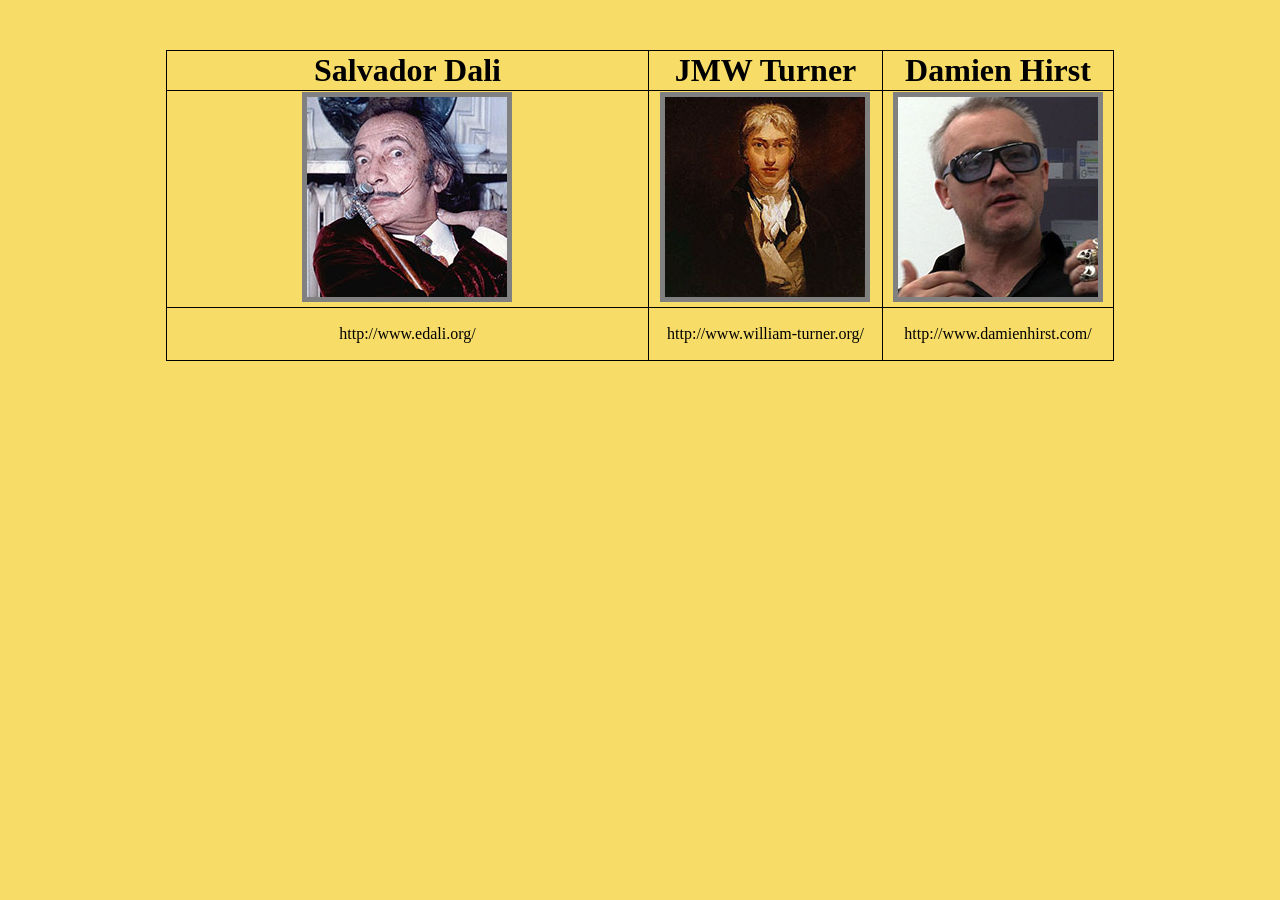
<file: weekly-exercises/week2_lab/week2_task2/week2_task2.html>
<!DOCTYPE html>
<html lang="en">
<head>
    <meta charset="UTF-8">
    <meta name="viewport" content="width=device-width, initial-scale=1.0">
    <title>Artists Table</title>
    <link rel="stylesheet" href="table.css">
</head>
<body>
    <table>
        <tr>
            <th>Salvador Dali</th>
            <th>JMW Turner</th>
            <th>Damien Hirst</th>
        </tr>
        <tr>
            <td><img src="../week2_lab/images/dali.jpg" alt="Dali"></td>
            <td><img src="../week2_lab/images/turner.jpg" alt="Turner"></td>
            <td><img src="../week2_lab/images/hirst.jpg" alt="Hirst"></td>
        </tr>
        <tr>
            <td><p><a href="http://www.edali.org/">http://www.edali.org/</a></p></td>
            <td><p><a href="http://www.william-turner.org/ ">http://www.william-turner.org/</a></p></td>
            <td><p><a href="http://www.damienhirst.com/">http://www.damienhirst.com/</a></p></td>
        </tr>
    </table>
</body>
</html>
</file>
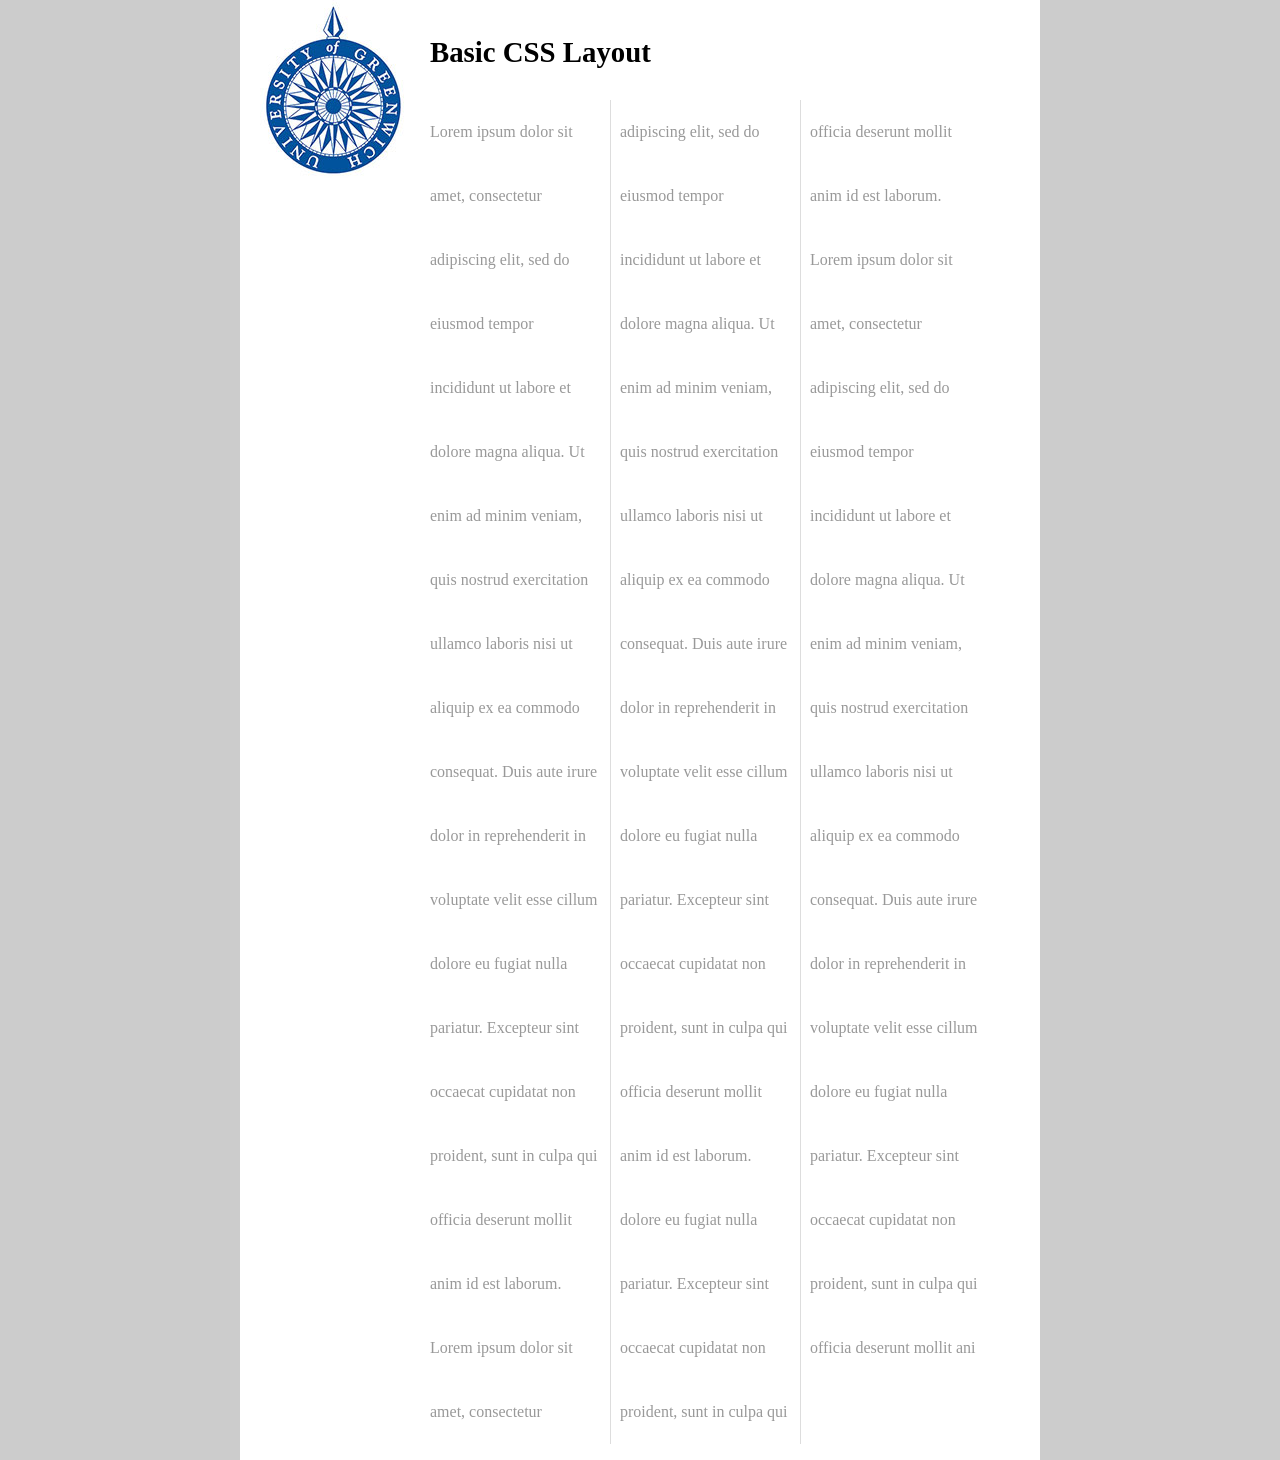
<file: weekly-exercises/Week3_lab-starterFiles/Week3_lab/week3_task1/float.html>
<!DOCTYPE html>
<html lang="en">
<head>
	<meta charset="UTF-8">
	<title>Float exercise</title>
	<link rel="stylesheet" type="text/css" href="layout.css">
</head>
<body>
<div id="container" class="clearfix">
	
<img src="UoG_logo.jpg" alt="UoG logo">
<h1>Basic CSS Layout</h1>
<p>Lorem ipsum dolor sit amet, consectetur adipiscing elit, sed do eiusmod tempor incididunt ut labore et dolore magna aliqua. Ut enim ad minim veniam, quis nostrud exercitation ullamco laboris nisi ut aliquip ex ea commodo consequat. Duis aute irure dolor in reprehenderit in voluptate velit esse cillum dolore eu fugiat nulla pariatur. Excepteur sint occaecat cupidatat non proident, sunt in culpa qui officia deserunt mollit anim id est laborum. Lorem ipsum dolor sit amet, consectetur adipiscing elit, sed do eiusmod tempor incididunt ut labore et dolore magna aliqua. Ut enim ad minim veniam, quis nostrud exercitation ullamco laboris nisi ut aliquip ex ea commodo consequat. Duis aute irure dolor in reprehenderit in voluptate velit esse cillum dolore eu fugiat nulla pariatur. Excepteur sint occaecat cupidatat non proident, sunt in culpa qui officia deserunt mollit anim id est laborum.
dolore eu fugiat nulla pariatur. Excepteur sint occaecat cupidatat non proident, sunt in culpa qui officia deserunt mollit anim id est laborum. Lorem ipsum dolor sit amet, consectetur adipiscing elit, sed do eiusmod tempor incididunt ut labore et dolore magna aliqua. Ut enim ad minim veniam, quis nostrud exercitation ullamco laboris nisi ut aliquip ex ea commodo consequat. Duis aute irure dolor in reprehenderit in voluptate velit esse cillum dolore eu fugiat nulla pariatur. Excepteur sint occaecat cupidatat non proident, sunt in culpa qui officia deserunt mollit ani
</p>
</div>
</body>
</html>
</file>
<file: css/style.css>
/* =========================================================
   style.css — Shared external stylesheet for the whole site
   (Marking criteria: external CSS only, no internal <style>)
   ========================================================= */

/* ---- 1. CSS variables (design tokens) ---------------------
   Keeping colours/fonts/spacing in variables makes the whole
   site consistent and easy to re-theme (see dark mode below). */
:root {
  --color-bg: #f7f7f5;
  --color-surface: #ffffff;
  --color-text: #222222;
  --color-muted: #5a5a5a;
  --color-primary: #2d6a4f;
  --color-primary-dark: #1b4332;
  --color-border: #e2e2e0;
  --font-body: "Segoe UI", Roboto, "Helvetica Neue", Arial, sans-serif;
  --font-heading: Georgia, "Times New Roman", serif;
  --max-width: 68.75rem;   /* was 1100px — rem scales with the user's root font-size */
  --radius: 0.5rem;        /* was 8px */
}

/* Dark theme overrides, toggled by JS adding data-theme="dark" to <html> */
[data-theme="dark"] {
  --color-bg: #14181b;
  --color-surface: #1e2428;
  --color-text: #eaeaea;
  --color-muted: #b0b0b0;
  --color-primary: #74c69d;
  --color-primary-dark: #52b788;
  --color-border: #333a3f;
}

/* ---- 2. Reset / base ---------------------------------------- */
* { box-sizing: border-box; }

html { scroll-behavior: smooth; }

body {
  margin: 0;
  font-family: var(--font-body);
  background: var(--color-bg);
  color: var(--color-text);
  line-height: 1.6;              /* good line spacing for readability */
  transition: background 0.2s ease, color 0.2s ease;
}

img { max-width: 100%; height: auto; display: block; }

a { color: var(--color-primary); }
a:focus, button:focus, input:focus, textarea:focus {
  outline: 0.1875rem solid var(--color-primary);   /* visible focus = accessibility (was 3px) */
  outline-offset: 0.125rem;                        /* was 2px */
}

/* Bootstrap gives h1/h2/h3 its own large, fluid (vw-based) font-size —
   without this, headings (e.g. the "What I do" card titles) render far
   bigger than intended. We keep our own fixed scale on top of it. */
h1, h2, h3 { font-family: var(--font-heading); line-height: 1.25; }
h1 { font-size: 2.25rem; }
h2 { font-size: 1.75rem; }
h3 { font-size: 1.15rem; }

/* ---- 3. Skip link (accessibility: keyboard users can bypass nav) */
.skip-link {
  position: absolute;
  left: -62.5rem;    /* was -999px */
  top: 0;
  background: var(--color-primary);
  color: #fff;
  padding: 0.5rem 1rem;
  z-index: 100;
}
.skip-link:focus { left: 0; }

/* ---- 4. Header / navigation ---------------------------------- */
.site-header {
  position: sticky;              /* advanced feature: sticky header */
  top: 0;
  z-index: 50;
  background: var(--color-surface);
  border-bottom: 1px solid var(--color-border);
}

.nav-wrap {
  max-width: var(--max-width);
  margin: 0 auto;
  display: flex;
  align-items: center;
  justify-content: space-between;
  padding: 0.75rem 1.25rem;
}

.brand { font-weight: bold; font-size: 1.25rem; text-decoration: none; color: var(--color-text); }

.nav-toggle {
  display: none;
  background: none;
  border: 1px solid var(--color-border);
  border-radius: var(--radius);
  padding: 0.4rem 0.7rem;
  cursor: pointer;
}

.main-nav ul {
  display: flex;
  gap: 1.25rem;
  list-style: none;
  margin: 0;
  padding: 0;
}

.main-nav a {
  text-decoration: none;
  color: var(--color-text);
  padding: 0.25rem 0.1rem;
  border-bottom: 0.125rem solid transparent;   /* was 2px */
}

.main-nav a:hover,
.main-nav a[aria-current="page"] {
  border-bottom-color: var(--color-primary);
}

.theme-toggle {
  border: 1px solid var(--color-border);
  background: var(--color-surface);
  color: var(--color-text);
  border-radius: var(--radius);
  padding: 0.35rem 0.6rem;
  cursor: pointer;
}

/* ---- 5. Layout helpers ---------------------------------------- */
main {
  max-width: var(--max-width);
  margin: 0 auto;
  padding: 2rem 1.25rem 3rem;
}

/* Text columns kept narrower than the page for readability
   (marking criteria: "columns not filling the width of the page") */
.prose {
  max-width: 68ch;
}

.hero {
  padding: 3rem 0 2rem;
  border-bottom: 1px solid var(--color-border);
  margin-bottom: 2rem;
}

.hero h1 { font-size: 2.25rem; margin-bottom: 0.5rem; }
.hero p.lead { color: var(--color-muted); font-size: 1.1rem; max-width: 60ch; }

.btn {
  display: inline-block;
  background: var(--color-primary);
  color: #fff;
  text-decoration: none;
  padding: 0.6rem 1.2rem;
  border-radius: var(--radius);
  margin-top: 1rem;
}
.btn:hover { background: var(--color-primary-dark); }

/* Multi-column grid used on the home page (feature cards) and
   skills page — satisfies "layout going beyond single column" */
.grid-3 {
  display: grid;
  grid-template-columns: repeat(3, 1fr);
  gap: 1.5rem;
}

.card {
  background: var(--color-surface);
  color: var(--color-text);   /* Bootstrap's .card forces a dark text colour by
                                  default — without this it stays black-on-black
                                  in dark mode. Explicitly reclaim it here. */
  border: 1px solid var(--color-border);
  border-radius: var(--radius);
  padding: 1.25rem;
}

/* Portfolio grid */
.filter-bar {
  display: flex;
  gap: 0.5rem;
  flex-wrap: wrap;
  margin-bottom: 1.5rem;
}
.filter-bar button {
  border: 1px solid var(--color-border);
  background: var(--color-surface);
  color: var(--color-text);
  padding: 0.4rem 0.9rem;
  border-radius: 999px;
  cursor: pointer;
}
.filter-bar button[aria-pressed="true"] {
  background: var(--color-primary);
  color: #fff;
  border-color: var(--color-primary);
}

.project-grid {
  display: grid;
  grid-template-columns: repeat(2, 1fr);
  gap: 1.5rem;
}

.project-card img { border-radius: var(--radius) var(--radius) 0 0; }
.project-card {
  border: 1px solid var(--color-border);
  border-radius: var(--radius);
  overflow: hidden;
  background: var(--color-surface);
}
.project-card .card-body { padding: 1rem; }
.tag {
  display: inline-block;
  font-size: 0.75rem;
  background: var(--color-bg);
  border: 1px solid var(--color-border);
  padding: 0.1rem 0.5rem;
  border-radius: 999px;
  margin-right: 0.25rem;
}

/* Skills page: two columns, skill bars */
.skills-columns {
  display: grid;
  grid-template-columns: 2fr 1fr;
  gap: 2rem;
}
.skill-bar {
  background: var(--color-border);
  border-radius: 999px;
  height: 0.625rem;   /* was 10px */
  margin: 0.35rem 0 1rem;
  overflow: hidden;
}
.skill-bar > span {
  display: block;
  height: 100%;
  background: var(--color-primary);
}

/* Contact page: form + info side by side */
.contact-columns {
  display: grid;
  grid-template-columns: 1.3fr 1fr;
  gap: 2rem;
}
form .field { margin-bottom: 1rem; }
form label { display: block; font-weight: 600; margin-bottom: 0.25rem; }
form input, form textarea {
  width: 100%;
  padding: 0.6rem;
  border: 1px solid var(--color-border);
  border-radius: var(--radius);
  font-family: inherit;
  background: var(--color-surface);
  color: var(--color-text);
}
.form-status { margin-top: 0.75rem; font-weight: 600; }

/* ---- 6. Footer -------------------------------------------------- */
.site-footer {
  border-top: 1px solid var(--color-border);
  text-align: center;
  padding: 1.5rem;
  color: var(--color-muted);
  font-size: 0.9rem;
}

/* Back-to-top button */
#backToTop {
  position: fixed;
  right: 1.25rem;
  bottom: 1.25rem;
  display: none;
  border: none;
  background: var(--color-primary);
  color: #fff;
  width: 2.75rem;    /* was 44px */
  height: 2.75rem;   /* was 44px */
  border-radius: 50%;
  cursor: pointer;
  font-size: 1.1rem;
}

/* ---- 7. Responsive design (media queries = advanced feature) ---
   Breakpoints in em rather than px: em is relative to the browser's
   root font-size, so if a user has increased their default zoom/font
   size the layout switches to mobile view earlier, in line with their
   settings, instead of a fixed pixel value ignoring it. */
@media (max-width: 50em) {   /* was 800px */
  .grid-3 { grid-template-columns: 1fr; }
  .project-grid { grid-template-columns: 1fr; }
  .skills-columns { grid-template-columns: 1fr; }
  .contact-columns { grid-template-columns: 1fr; }
}

@media (max-width: 40em) {   /* was 640px */
  .nav-toggle { display: inline-block; }
  .main-nav {
    display: none;
    width: 100%;
  }
  .main-nav.open { display: block; }
  .main-nav ul {
    flex-direction: column;
    gap: 0.25rem;
    padding: 0.5rem 0 0.75rem;
  }
  .nav-wrap { flex-wrap: wrap; }
}

/* Respect users who prefer less motion (accessibility) */
@media (prefers-reduced-motion: reduce) {
  html { scroll-behavior: auto; }
}
</file>
<file: weekly-exercises/week4/grid.css>
.content{
  background-color: rgb(0, 0, 231);
	/* width: 80%; relative size or elastic */
	width: 980px;  /*absolute size or static*/
	margin: auto;
}

.grid-container {
  display: grid;
  grid-template-areas: 'Header Header Header Header Header'
  'Nav Main Main Aside Aside'
  'Footer Footer Footer Footer Footer';
  /* grid-template-columns: auto auto auto; */
  grid-template-columns: 100px auto auto auto 200px;
  grid-template-rows:  150px auto 120px;
  /* grid-column-gap: 10px;
  grid-row-gap: 20px; */
  grid-gap: 10px;
  background-color: #08ebfc;
  padding: 10px;
}
.grid-container > div {	
  background-color: rgba(255, 255, 255, 0.8);
  border: 1px solid rgba(0, 0, 0, 0.8);
  text-align: left;
  padding: 20px 20px;
  font-size: 1em;
}

.grid-item1 {grid-area: Header;}
.grid-item2 {grid-area: Nav;}
.grid-item3 {grid-area: Main ;}
.grid-item4 {grid-area: Aside;}
.grid-item5 {grid-area: Footer;}


/* .container div.header {
  grid-area: header;
  text-align: center;
}
.container div.menu {
  grid-area: menu;
}
.container div.content {
  grid-area: content;
}
.container div.footer {
  grid-area: footer;
  text-align: center;  
} */
</file>
<file: weekly-exercises/week5/grid.css>
body{
	background-color: #181818;
	color: #999;
	font-family: Verdana, Geneva, Tahoma, sans-serif;
	font-size: 1em;
	line-height: 1.4em;
  margin: 0;

}
h1{
	font-size: clamp(2.4em, 8vw, 4em);
}	

.content{
	width: min(1200px, 100%);
	margin: auto;
	background-color: #212229;
}

.grid-container{
	display: grid;
	grid-template-areas: 'Header Header'
	'Nav Nav'
	'Main Aside'
	'Footer Footer';
	grid-template-columns: minmax(0, 3fr) minmax(220px, 1fr);
	grid-template-rows: auto auto auto auto;
	min-height: 100vh;
	/* grid-gap: 10px;
	background-color: #2196f3;
	padding: 10px; */
}
.grid-container > div{
	/* background-color: rgba(225, 225, 225, 0.8);
	border: 1px solid rgba(0, 0, 0, 0.8); */
	text-align: left;
	padding: clamp(16px, 4vw, 40px);
	font-size: 1em;
}
.grid-item1{grid-area: Header;}
.grid-item2{grid-area: Nav; position: sticky; top: 0;}
.grid-item3{grid-area: Main;}
.grid-item4{grid-area: Aside;}
.grid-item5{grid-area: Footer;}

ul{
	list-style: none;
	margin: 0;
	padding: 0;
	overflow: hidden;
	border: 1px solid #e7e7e7;
	background-color: #f3f3f3;
	border-radius: 5px;
	display: flex;
	flex-wrap: wrap;
}
li{
	flex: 1 1 auto;
}
li a{
	display: block;
	color: #666;
	text-align: center;
	padding: 14px 16px;
	text-decoration: none;
	white-space: nowrap;
}

li a:hover:not(.active){
	background-color: #add;
}

li a.active {
	color: white;
	background-color: #cc7a00;
}

.col-form-label-sm {
  padding-top: 0;
  padding-bottom: 0;
}

@media (max-width: 768px){
  .grid-container{
    grid-template-areas: 'Header' 'Nav' 'Main' 'Aside' 'Footer';
    grid-template-columns: 1fr;
  }

  .grid-item2{
    position: static;
  }

  li{
    flex: 1 1 50%;
  }
}

@media (max-width: 480px){
  li{
    flex-basis: 100%;
  }

  fieldset{
    max-width: 100% !important;
  }
}
</file>
<file: weekly-exercises/week2_lab/week2_task2/artiststyle.css>
body {
background-color: lab(33.18% 60.28 -55.04);
color: #000000;
font-family: Arial, Helvetica, sans-serif;
margin-left:auto; margin-right:auto;
width: 1000px;
}

h1 {
font-size: 25pt;
color: hsl(46, 100%, 71%);
text-align: center;
}

h2 {
font-style: italic;
font-weight: bold;
}

a:hover { background-color: #CCCCCC;}

img {
background-color: #AAFFAA;
border: solid 5px #005500;
margin: 9px auto;
padding: 9px;
max-width: 100%;
width: auto;
height: auto;
object-fit: contain;
display: block;
}

.redbord { border: solid 5px #550000;}
.blubord { border: solid 5px #000055;}
</file>
<file: weekly-exercises/week2_lab/week2_task2/table.css>
body {
background-color: lch(88.68% 59.41 90.86);
color: #000000;
font-family: Verdana;
background-size: cover;
}

table, th, td {
  width: 75%;
  border: 1px solid black;
  border-collapse: collapse;
  margin-top: 50px;
  margin-left:auto; margin-right:auto;
  text-align: center;
  padding-left: 10px; padding-right: 10px;
}

th {
    font-size: 2em;
}

img {
    border: 5px grey solid;
}

a {
    color: black;
    text-decoration: none;
}

a:hover {
    color: red;
    text-decoration: none;
}
</file>
<file: weekly-exercises/Week3_lab-starterFiles/Week3_lab/week3_task1/layout.css>
body{
    background-color: #ccc;
    font-family: Verdana;
    font-size: 1em;
    line-height: 4em;
    margin: 0px;
}

#container {
    background-color: #fff;
    width: 800px;
    margin: auto;
}

.clearfix{
    overflow: auto;
}

img{
    float: left;
    margin-right: 20px;
    margin-left: 20px;
}

h1{
    font-size: 1.8em;
    margin: 0px;
    padding-top: 20px;
 }

p{
    color: #999;
    width: 550px;
    float: left;
    column-count: 3;
    column-gap: 20px;
    column-rule: 1px solid #ddd;
}
</file>
